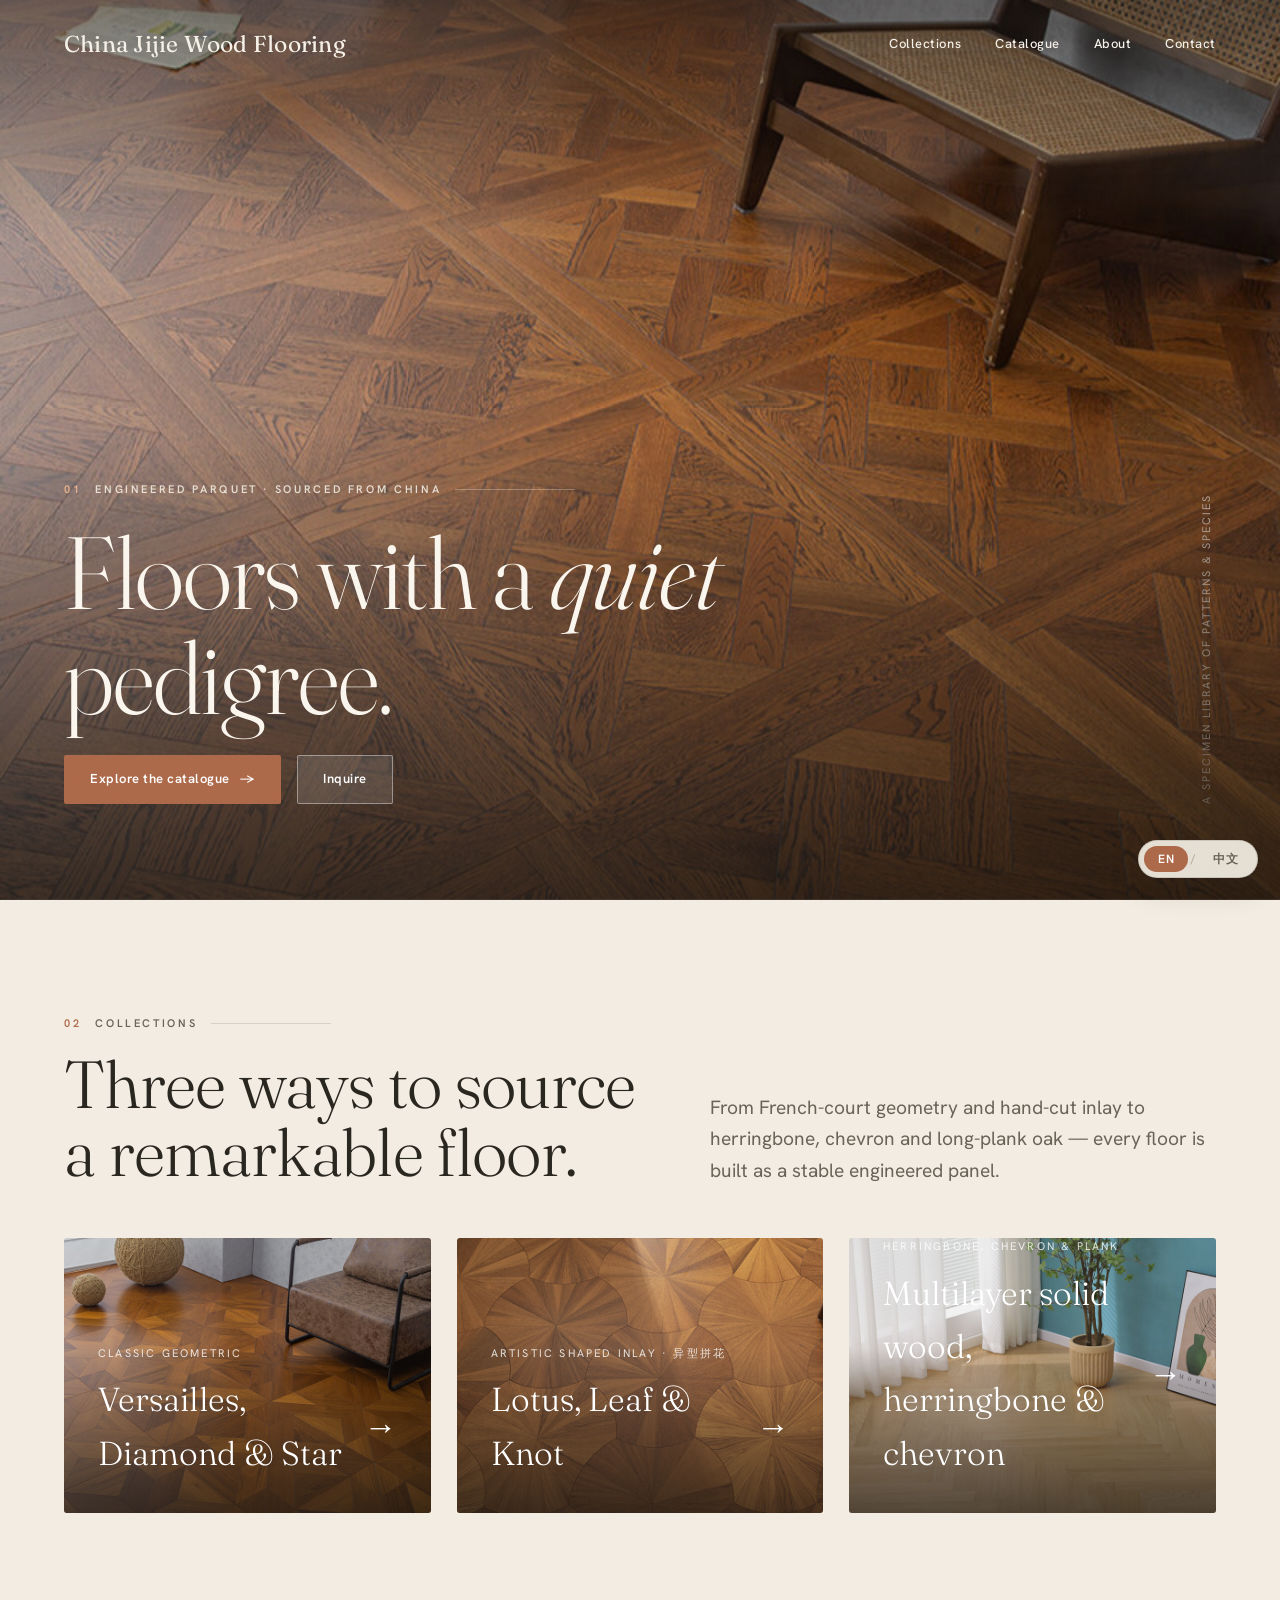
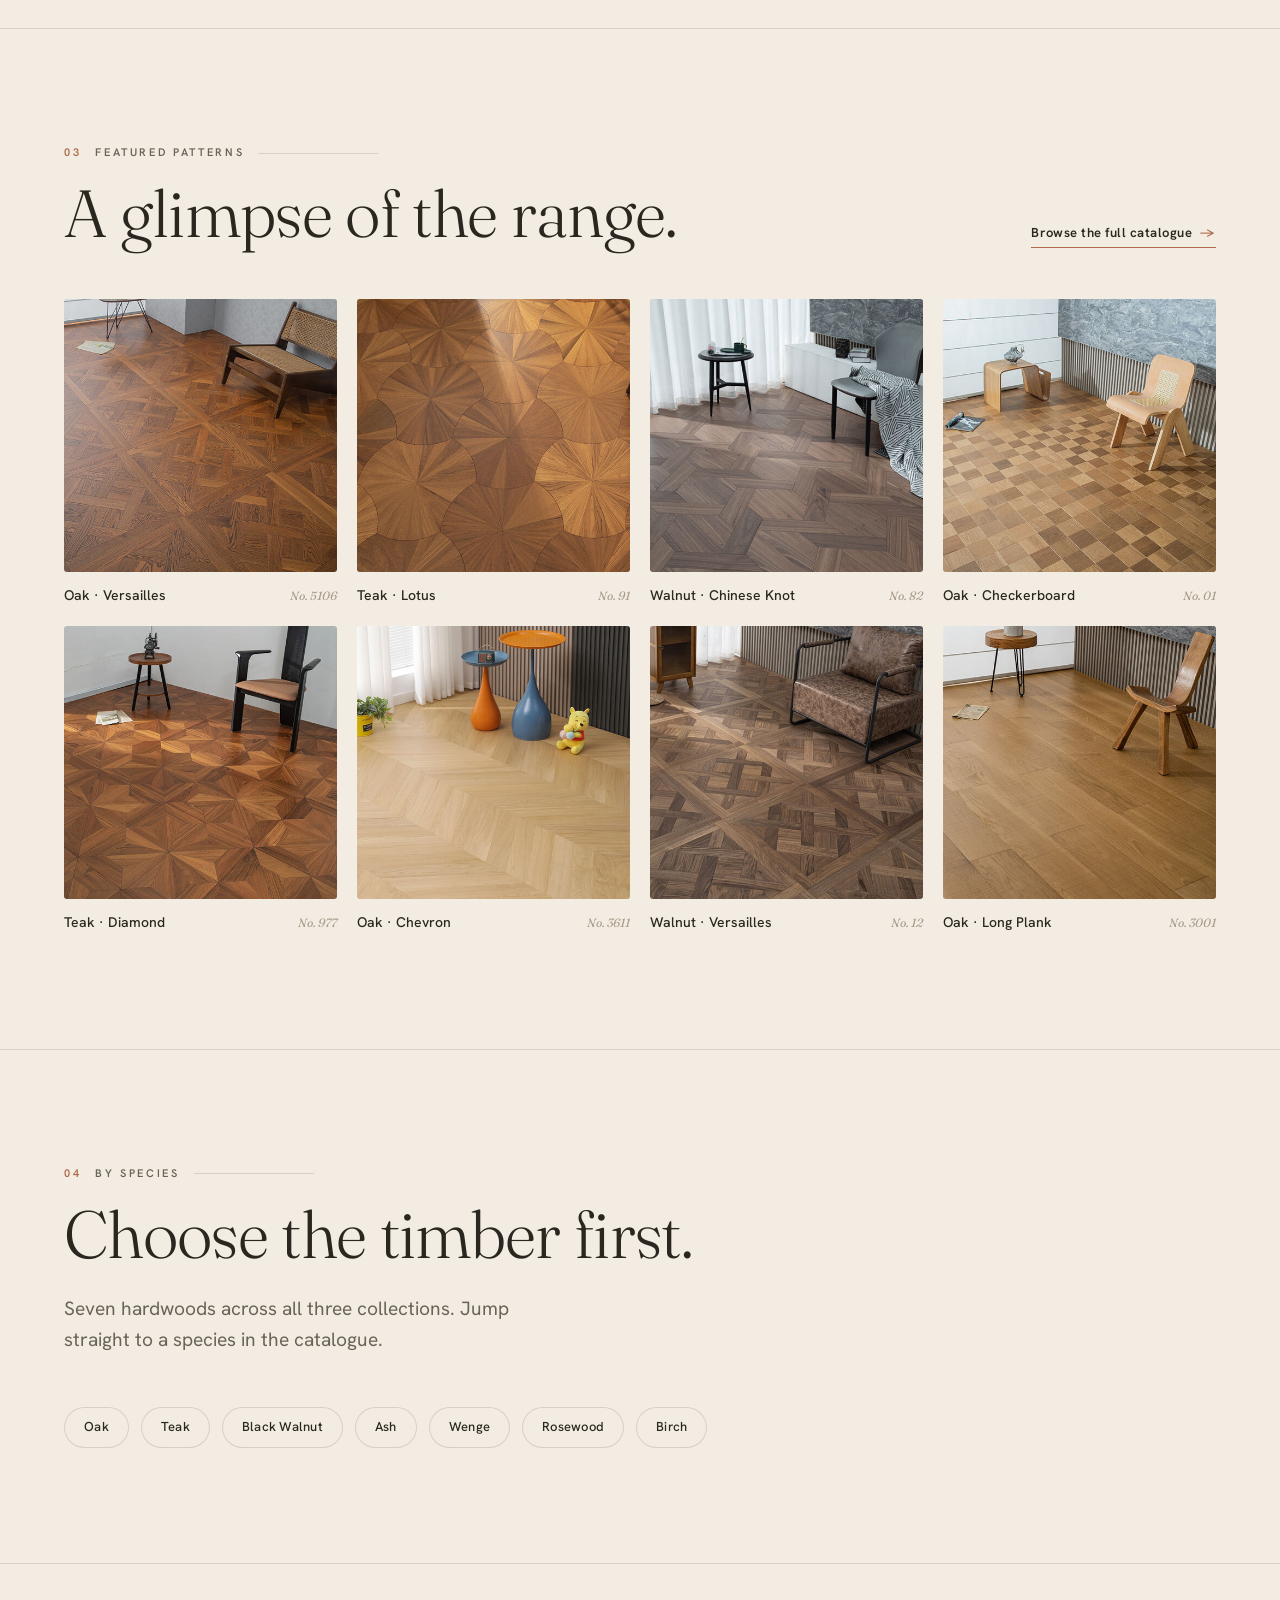
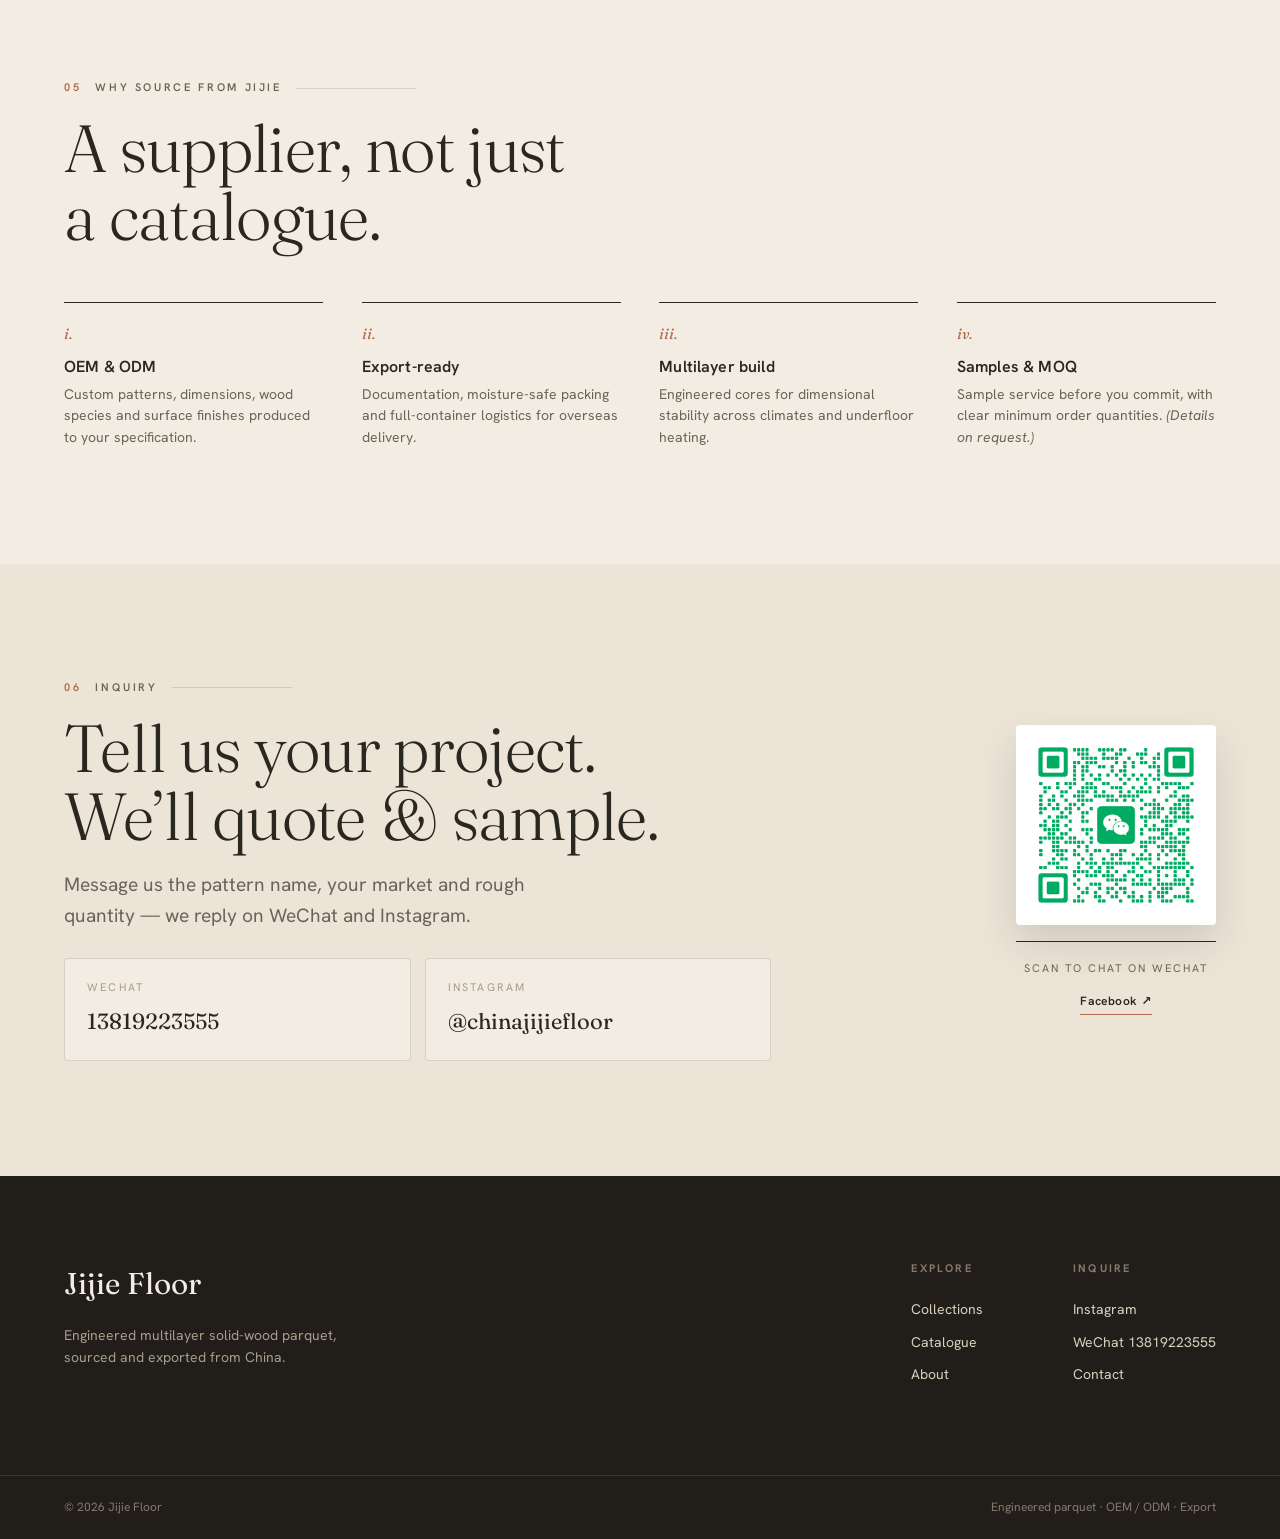
<file: index.html>
<!DOCTYPE html>
<html lang="en">
<head>
<meta charset="UTF-8">
<meta name="viewport" content="width=device-width, initial-scale=1">
<title data-i18n="title.home">Jijie Floor — Engineered Parquet Flooring, Sourced from China</title>
<meta name="description" content="Jijie Floor supplies engineered multilayer solid-wood parquet flooring — Versailles, Princess Anne, Lotus, Chinese Knot and more — to importers, distributors and the design trade worldwide.">
<link rel="preconnect" href="https://fonts.googleapis.com">
<link rel="preconnect" href="https://fonts.gstatic.com" crossorigin>
<link href="https://fonts.googleapis.com/css2?family=Fraunces:ital,opsz,wght@0,9..144,300;0,9..144,400;0,9..144,500;1,9..144,300;1,9..144,400&family=Hanken+Grotesk:wght@300;400;500;600&display=swap" rel="stylesheet">
<link rel="stylesheet" href="assets/css/styles.css">
</head>
<body class="home">

<header class="site-head over-hero">
  <a class="wordmark" href="index.html" data-i18n>China Jijie Wood Flooring</a>
  <nav class="nav" aria-label="Primary">
    <a href="collections.html" data-i18n>Collections</a>
    <a href="catalogue.html" data-i18n>Catalogue</a>
    <a href="about.html" data-i18n>About</a>
    <a href="contact.html" data-i18n>Contact</a>
  </nav>
  <button class="nav-toggle" aria-label="Toggle menu"><span></span><span></span><span></span></button>
</header>

<!-- HERO -->
<section class="hero">
  <div class="hero__bg" style="background-image:url('assets/img/detail/oak-versailles-5106.jpg')"></div>
  <div class="hero__inner stagger">
    <p class="eyebrow"><span class="idx">01</span> <span data-i18n="hero.eyebrow">Engineered Parquet · Sourced from China</span></p>
    <h1 class="d1" data-i18n="hero.h1">Floors with a&nbsp;<em>quiet</em> pedigree.</h1>
    <div class="hero__actions">
      <a class="btn" href="catalogue.html"><span data-i18n="hero.cta1">Explore the catalogue</span> <span class="arr">→</span></a>
      <a class="btn btn--light" href="contact.html" data-i18n>Inquire</a>
    </div>
  </div>
  <div class="hero__meta" data-i18n="hero.meta">A specimen library of patterns &amp; species</div>
</section>

<!-- 02 COLLECTIONS -->
<section class="section container" id="collections">
  <div class="section-head reveal">
    <div>
      <p class="eyebrow"><span class="idx">02</span> <span data-i18n>Collections</span></p>
      <h2 class="title d2" data-i18n="home.coll.h2">Three ways to source<br>a remarkable floor.</h2>
    </div>
    <p class="big lede" data-i18n="home.coll.lede">From French-court geometry and hand-cut inlay to herringbone, chevron and long-plank oak — every floor is built as a stable engineered panel.</p>
  </div>
  <div class="tiles reveal">
    <a class="tile" href="catalogue.html#collection=geometric">
      <img src="assets/img/detail/teak-octagon-star-66.jpg" alt="Classic geometric parquet">
      <div class="tile__body">
        <span class="k" data-i18n>Classic Geometric</span>
        <span class="t"><span data-i18n>Versailles, Diamond &amp; Star</span> <span class="arr">→</span></span>
      </div>
    </a>
    <a class="tile" href="catalogue.html#collection=artistic">
      <img src="assets/img/detail/teak-lotus-91.jpg" alt="Artistic shaped inlay parquet">
      <div class="tile__body">
        <span class="k" data-i18n>Artistic Shaped Inlay · 异型拼花</span>
        <span class="t"><span data-i18n>Lotus, Leaf &amp; Knot</span> <span class="arr">→</span></span>
      </div>
    </a>
    <a class="tile" href="catalogue.html#collection=plank">
      <img src="assets/img/detail/oak-herringbone-3311.jpg" alt="Oak herringbone, chevron and plank flooring">
      <div class="tile__body">
        <span class="k" data-i18n>Herringbone, Chevron &amp; Plank</span>
        <span class="t"><span data-i18n>Multilayer solid wood, herringbone &amp; chevron</span> <span class="arr">→</span></span>
      </div>
    </a>
  </div>
</section>

<!-- 03 FEATURED -->
<section class="section section--line container">
  <div class="section-head reveal">
    <div>
      <p class="eyebrow"><span class="idx">03</span> <span data-i18n>Featured patterns</span></p>
      <h2 class="title d2" data-i18n="home.feat.h2">A glimpse of the range.</h2>
    </div>
    <a class="link-arrow" href="catalogue.html"><span data-i18n="home.feat.browse">Browse the full catalogue</span> <span class="arr">→</span></a>
  </div>
  <div class="fgrid reveal">
    <a class="fcard" href="catalogue.html#p=oak-versailles-5106"><div class="fcard__img"><img loading="lazy" src="assets/img/grid/oak-versailles-5106.jpg" alt="Oak Versailles parquet"></div><div class="fcard__cap"><span class="n" data-i18n>Oak · Versailles</span><span class="c">No. 5106</span></div></a>
    <a class="fcard" href="catalogue.html#p=teak-lotus-91"><div class="fcard__img"><img loading="lazy" src="assets/img/grid/teak-lotus-91.jpg" alt="Teak Lotus parquet"></div><div class="fcard__cap"><span class="n" data-i18n>Teak · Lotus</span><span class="c">No. 91</span></div></a>
    <a class="fcard" href="catalogue.html#p=black-walnut-chinese-knot-82"><div class="fcard__img"><img loading="lazy" src="assets/img/grid/black-walnut-chinese-knot-82.jpg" alt="Black Walnut Chinese Knot parquet"></div><div class="fcard__cap"><span class="n" data-i18n>Walnut · Chinese Knot</span><span class="c">No. 82</span></div></a>
    <a class="fcard" href="catalogue.html#p=oak-checkerboard-01"><div class="fcard__img"><img loading="lazy" src="assets/img/grid/oak-checkerboard-01.jpg" alt="Oak Checkerboard parquet"></div><div class="fcard__cap"><span class="n" data-i18n>Oak · Checkerboard</span><span class="c">No. 01</span></div></a>
    <a class="fcard" href="catalogue.html#p=teak-diamond-977"><div class="fcard__img"><img loading="lazy" src="assets/img/grid/teak-diamond-977.jpg" alt="Teak Diamond parquet"></div><div class="fcard__cap"><span class="n" data-i18n>Teak · Diamond</span><span class="c">No. 977</span></div></a>
    <a class="fcard" href="catalogue.html#p=oak-chevron-3611"><div class="fcard__img"><img loading="lazy" src="assets/img/grid/oak-chevron-3611.jpg" alt="Oak chevron flooring"></div><div class="fcard__cap"><span class="n" data-i18n>Oak · Chevron</span><span class="c">No. 3611</span></div></a>
    <a class="fcard" href="catalogue.html#p=black-walnut-versailles-12"><div class="fcard__img"><img loading="lazy" src="assets/img/grid/black-walnut-versailles-12.jpg" alt="Black Walnut Versailles parquet"></div><div class="fcard__cap"><span class="n" data-i18n>Walnut · Versailles</span><span class="c">No. 12</span></div></a>
    <a class="fcard" href="catalogue.html#p=oak-long-plank-3001"><div class="fcard__img"><img loading="lazy" src="assets/img/grid/oak-long-plank-3001.jpg" alt="Oak long plank flooring"></div><div class="fcard__cap"><span class="n" data-i18n>Oak · Long Plank</span><span class="c">No. 3001</span></div></a>
  </div>
</section>

<!-- 04 BY SPECIES -->
<section class="section section--line container">
  <div class="section-head reveal">
    <div>
      <p class="eyebrow"><span class="idx">04</span> <span data-i18n>By species</span></p>
      <h2 class="title d2" data-i18n="home.species.h2">Choose the timber first.</h2>
    </div>
    <p class="big lede" data-i18n="home.species.lede">Seven hardwoods across all three collections. Jump straight to a species in the catalogue.</p>
  </div>
  <div class="chips reveal">
    <a class="chip" href="catalogue.html#species=Oak" data-i18n>Oak</a>
    <a class="chip" href="catalogue.html#species=Teak" data-i18n>Teak</a>
    <a class="chip" href="catalogue.html#species=Black Walnut" data-i18n>Black Walnut</a>
    <a class="chip" href="catalogue.html#species=Ash" data-i18n>Ash</a>
    <a class="chip" href="catalogue.html#species=Wenge" data-i18n>Wenge</a>
    <a class="chip" href="catalogue.html#species=Rosewood" data-i18n>Rosewood</a>
    <a class="chip" href="catalogue.html#species=Birch" data-i18n>Birch</a>
  </div>
</section>

<!-- 05 WHY SOURCE -->
<!-- PLACEHOLDER: confirm/replace capability copy with real facts (MOQ, certifications, lead times). -->
<section class="section section--line container">
  <div class="section-head reveal">
    <div>
      <p class="eyebrow"><span class="idx">05</span> <span data-i18n>Why source from Jijie</span></p>
      <h2 class="title d2" data-i18n="home.why.h2">A supplier, not just<br>a catalogue.</h2>
    </div>
  </div>
  <div class="caps reveal">
    <div class="cap"><span class="no">i.</span><h3>OEM &amp; ODM</h3><p data-i18n="home.cap1.d">Custom patterns, dimensions, wood species and surface finishes produced to your specification.</p></div>
    <div class="cap"><span class="no">ii.</span><h3 data-i18n>Export-ready</h3><p data-i18n="home.cap2.d">Documentation, moisture-safe packing and full-container logistics for overseas delivery.</p></div>
    <div class="cap"><span class="no">iii.</span><h3 data-i18n>Multilayer build</h3><p data-i18n="home.cap3.d">Engineered cores for dimensional stability across climates and underfloor heating.</p></div>
    <div class="cap"><span class="no">iv.</span><h3 data-i18n>Samples &amp; MOQ</h3><p data-i18n="home.cap4.d">Sample service before you commit, with clear minimum order quantities. <em>(Details on request.)</em></p></div>
  </div>
</section>

<!-- 06 INQUIRY -->
<section class="section inquiry">
  <div class="container inq-grid reveal">
    <div>
      <p class="eyebrow"><span class="idx">06</span> <span data-i18n>Inquiry</span></p>
      <h2 class="title d2" style="margin-top:18px" data-i18n="home.inq.h2">Tell us your project.<br>We&rsquo;ll quote &amp; sample.</h2>
      <p class="big lede" style="margin-top:18px" data-i18n="home.inq.lede">Message us the pattern name, your market and rough quantity — we reply on WeChat and Instagram.</p>
      <div class="inq-contacts">
        <div class="contact-card"><div class="k" data-i18n>WeChat</div><div class="v">13819223555</div></div>
        <a class="contact-card" href="https://instagram.com/chinajijiefloor" target="_blank" rel="noopener"><div class="k">Instagram</div><div class="v">@chinajijiefloor</div></a>
      </div>
    </div>
    <div class="qr-wrap">
      <!-- PLACEHOLDER: replace assets/img/qr-wechat.png with the real WeChat QR code -->
      <img src="assets/img/qr-wechat.png" alt="WeChat QR code">
      <div class="cap" data-i18n="qr.cap">Scan to chat on WeChat</div>
      <a class="qr-fb" href="https://www.facebook.com/share/1bcd8Hy6Ee/?mibextid=wwXIfr" target="_blank" rel="noopener">Facebook ↗</a>
    </div>
  </div>
</section>

<footer class="foot">
  <div class="container foot__top">
    <div class="foot__brand">
      <div class="wordmark" data-i18n>Jijie Floor</div>
      <p data-i18n="foot.tagline">Engineered multilayer solid-wood parquet, sourced and exported from China.</p>
    </div>
    <div class="foot__cols">
      <div class="foot__col">
        <h4 data-i18n>Explore</h4>
        <a href="collections.html" data-i18n>Collections</a>
        <a href="catalogue.html" data-i18n>Catalogue</a>
        <a href="about.html" data-i18n>About</a>
      </div>
      <div class="foot__col">
        <h4 data-i18n>Inquire</h4>
        <a href="https://instagram.com/chinajijiefloor" target="_blank" rel="noopener">Instagram</a>
        <span data-i18n>WeChat 13819223555</span>
        <a href="contact.html" data-i18n>Contact</a>
      </div>
    </div>
  </div>
  <div class="container foot__bar">
    <span>© <span data-year>2026</span> <span data-i18n>Jijie Floor</span></span>
    <span data-i18n="foot.right">Engineered parquet · OEM / ODM · Export</span>
  </div>
</footer>

<script src="assets/js/i18n.js"></script>
<script src="assets/js/site.js"></script>
</body>
</html>
</file>
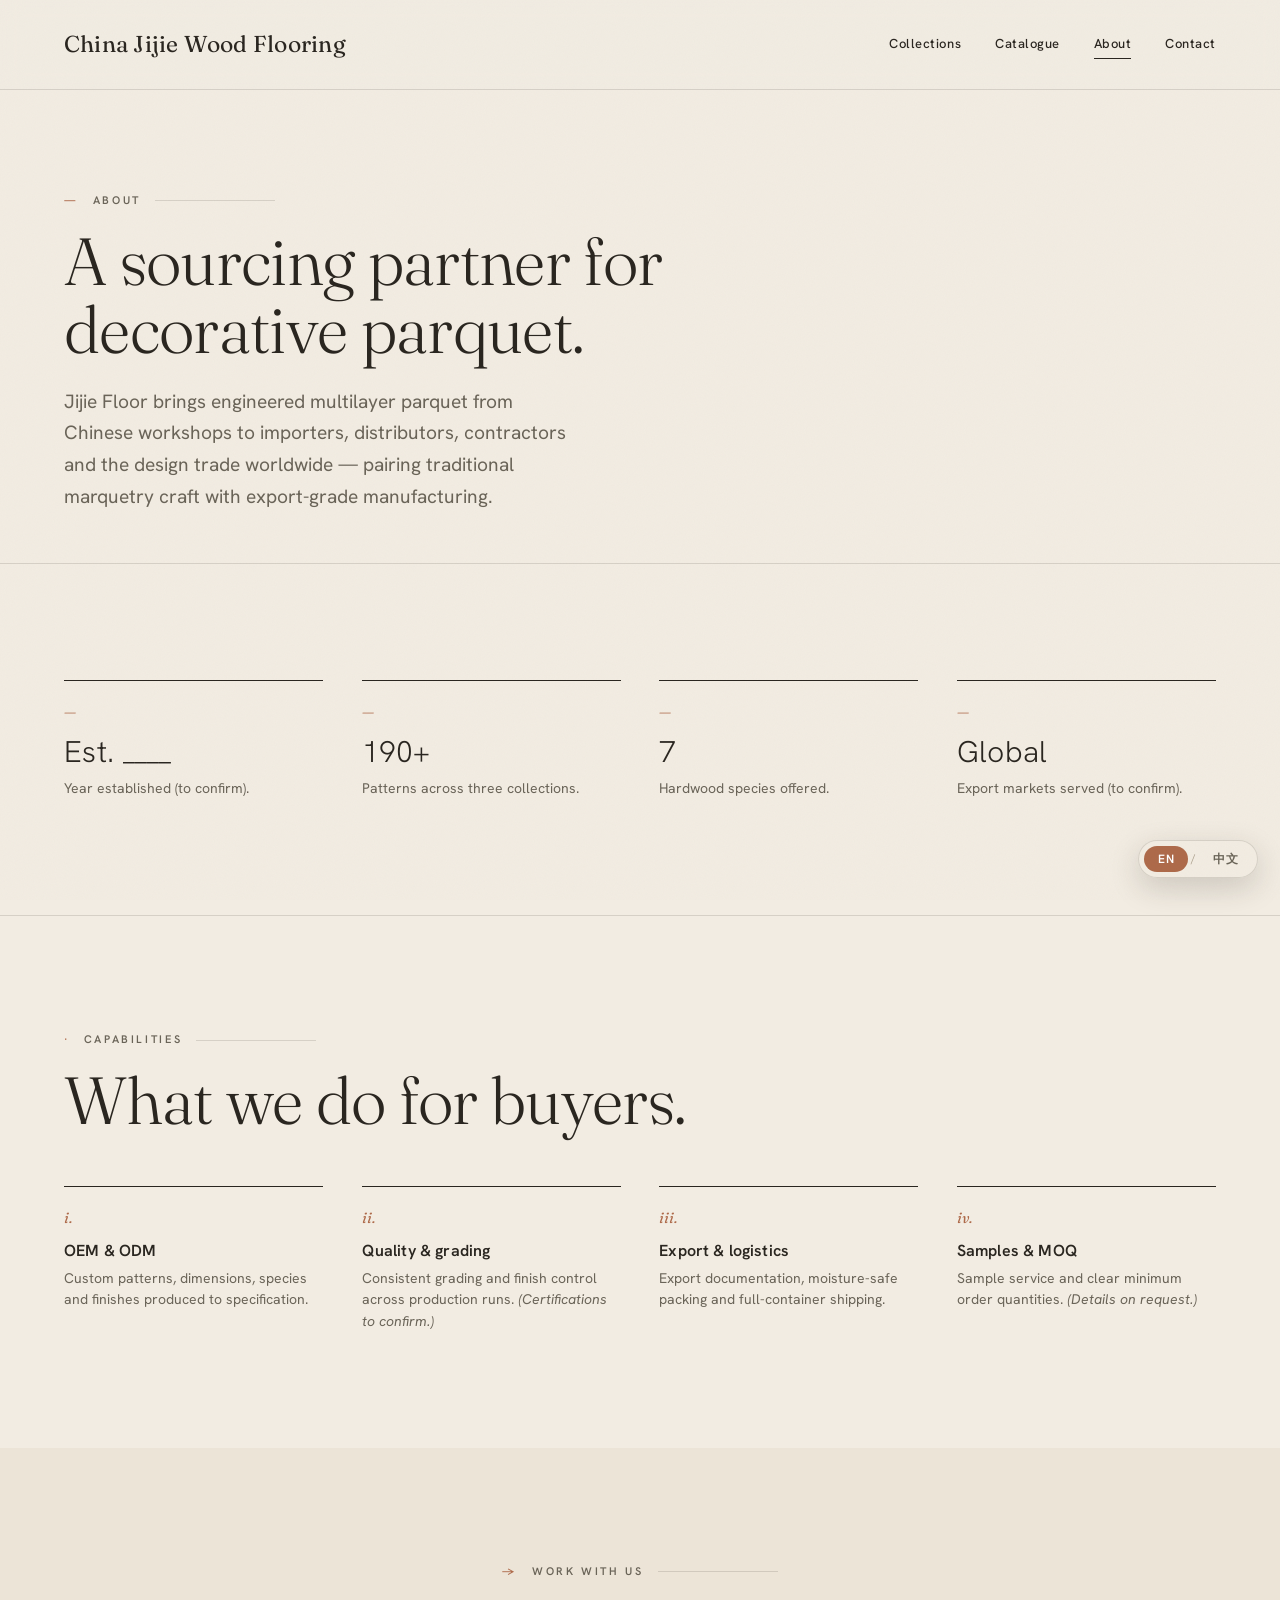
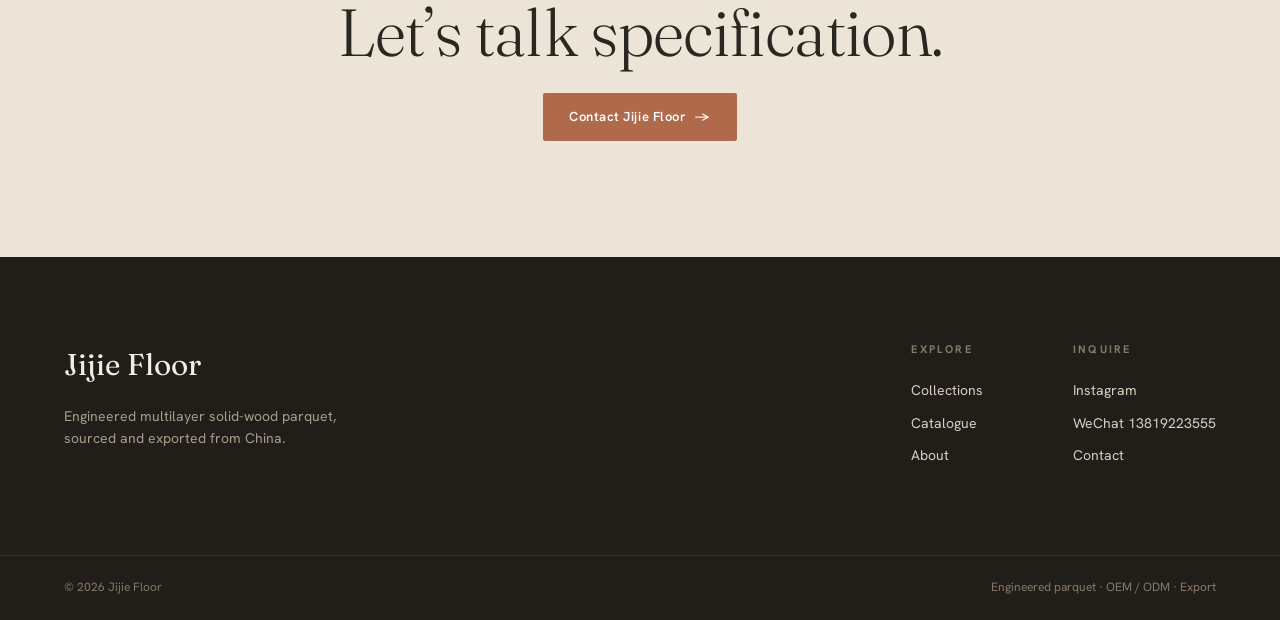
<file: about.html>
<!DOCTYPE html>
<html lang="en">
<head>
<meta charset="UTF-8">
<meta name="viewport" content="width=device-width, initial-scale=1">
<title data-i18n="title.about">About — Jijie Floor</title>
<meta name="description" content="Jijie Floor is a China-based supplier of engineered multilayer parquet flooring for importers, distributors and the design trade.">
<link rel="preconnect" href="https://fonts.googleapis.com">
<link rel="preconnect" href="https://fonts.gstatic.com" crossorigin>
<link href="https://fonts.googleapis.com/css2?family=Fraunces:ital,opsz,wght@0,9..144,300;0,9..144,400;0,9..144,500;1,9..144,300;1,9..144,400&family=Hanken+Grotesk:wght@300;400;500;600&display=swap" rel="stylesheet">
<link rel="stylesheet" href="assets/css/styles.css">
</head>
<body>

<header class="site-head solid">
  <a class="wordmark" href="index.html" data-i18n>China Jijie Wood Flooring</a>
  <nav class="nav" aria-label="Primary">
    <a href="collections.html" data-i18n>Collections</a>
    <a href="catalogue.html" data-i18n>Catalogue</a>
    <a href="about.html" class="active" data-i18n>About</a>
    <a href="contact.html" data-i18n>Contact</a>
  </nav>
  <button class="nav-toggle" aria-label="Toggle menu"><span></span><span></span><span></span></button>
</header>

<section class="page-head container">
  <p class="eyebrow"><span class="idx">—</span> <span data-i18n>About</span></p>
  <!-- PLACEHOLDER: replace the story copy below with the real company background. -->
  <h1 class="title d2" data-i18n="ab.h1">A sourcing partner for<br>decorative parquet.</h1>
  <p class="lede big" data-i18n="ab.lede">Jijie Floor brings engineered multilayer parquet from Chinese workshops to importers, distributors, contractors and the design trade worldwide — pairing traditional marquetry craft with export-grade manufacturing.</p>
</section>

<!-- PLACEHOLDER: confirm these figures (year established, range, markets) before publishing. -->
<section class="section section--line container">
  <div class="caps reveal">
    <div class="cap"><span class="no">—</span><h3 class="serif" style="font-weight:300;font-size:30px">Est. ____</h3><p data-i18n="ab.stat1.d">Year established (to confirm).</p></div>
    <div class="cap"><span class="no">—</span><h3 class="serif" style="font-weight:300;font-size:30px">190+</h3><p data-i18n="ab.stat2.d">Patterns across three collections.</p></div>
    <div class="cap"><span class="no">—</span><h3 class="serif" style="font-weight:300;font-size:30px">7</h3><p data-i18n="ab.stat3.d">Hardwood species offered.</p></div>
    <div class="cap"><span class="no">—</span><h3 class="serif" style="font-weight:300;font-size:30px" data-i18n>Global</h3><p data-i18n="ab.stat4.d">Export markets served (to confirm).</p></div>
  </div>
</section>

<section class="section section--line container">
  <div class="section-head reveal">
    <div>
      <p class="eyebrow"><span class="idx">·</span> <span data-i18n>Capabilities</span></p>
      <h2 class="title d2" data-i18n="ab.cap.h2">What we do for buyers.</h2>
    </div>
  </div>
  <!-- PLACEHOLDER: replace with real capability details (MOQ, certifications, lead times, finishes). -->
  <div class="caps reveal">
    <div class="cap"><span class="no">i.</span><h3>OEM &amp; ODM</h3><p data-i18n="ab.cap1.d">Custom patterns, dimensions, species and finishes produced to specification.</p></div>
    <div class="cap"><span class="no">ii.</span><h3 data-i18n>Quality &amp; grading</h3><p data-i18n="ab.cap2.d">Consistent grading and finish control across production runs. <em>(Certifications to confirm.)</em></p></div>
    <div class="cap"><span class="no">iii.</span><h3 data-i18n>Export &amp; logistics</h3><p data-i18n="ab.cap3.d">Export documentation, moisture-safe packing and full-container shipping.</p></div>
    <div class="cap"><span class="no">iv.</span><h3 data-i18n>Samples &amp; MOQ</h3><p data-i18n="ab.cap4.d">Sample service and clear minimum order quantities. <em>(Details on request.)</em></p></div>
  </div>
</section>

<section class="section inquiry">
  <div class="container reveal" style="text-align:center">
    <p class="eyebrow" style="justify-content:center"><span class="idx">→</span> <span data-i18n>Work with us</span></p>
    <h2 class="title d2" style="margin:18px 0 26px" data-i18n="ab.next.h2">Let&rsquo;s talk specification.</h2>
    <a class="btn" href="contact.html"><span data-i18n>Contact Jijie Floor</span> <span class="arr">→</span></a>
  </div>
</section>

<footer class="foot">
  <div class="container foot__top">
    <div class="foot__brand">
      <div class="wordmark" data-i18n>Jijie Floor</div>
      <p data-i18n="foot.tagline">Engineered multilayer solid-wood parquet, sourced and exported from China.</p>
    </div>
    <div class="foot__cols">
      <div class="foot__col">
        <h4 data-i18n>Explore</h4>
        <a href="collections.html" data-i18n>Collections</a>
        <a href="catalogue.html" data-i18n>Catalogue</a>
        <a href="about.html" data-i18n>About</a>
      </div>
      <div class="foot__col">
        <h4 data-i18n>Inquire</h4>
        <a href="https://instagram.com/chinajijiefloor" target="_blank" rel="noopener">Instagram</a>
        <span data-i18n>WeChat 13819223555</span>
        <a href="contact.html" data-i18n>Contact</a>
      </div>
    </div>
  </div>
  <div class="container foot__bar">
    <span>© <span data-year>2026</span> <span data-i18n>Jijie Floor</span></span>
    <span data-i18n="foot.right">Engineered parquet · OEM / ODM · Export</span>
  </div>
</footer>

<script src="assets/js/i18n.js"></script>
<script src="assets/js/site.js"></script>
</body>
</html>
</file>
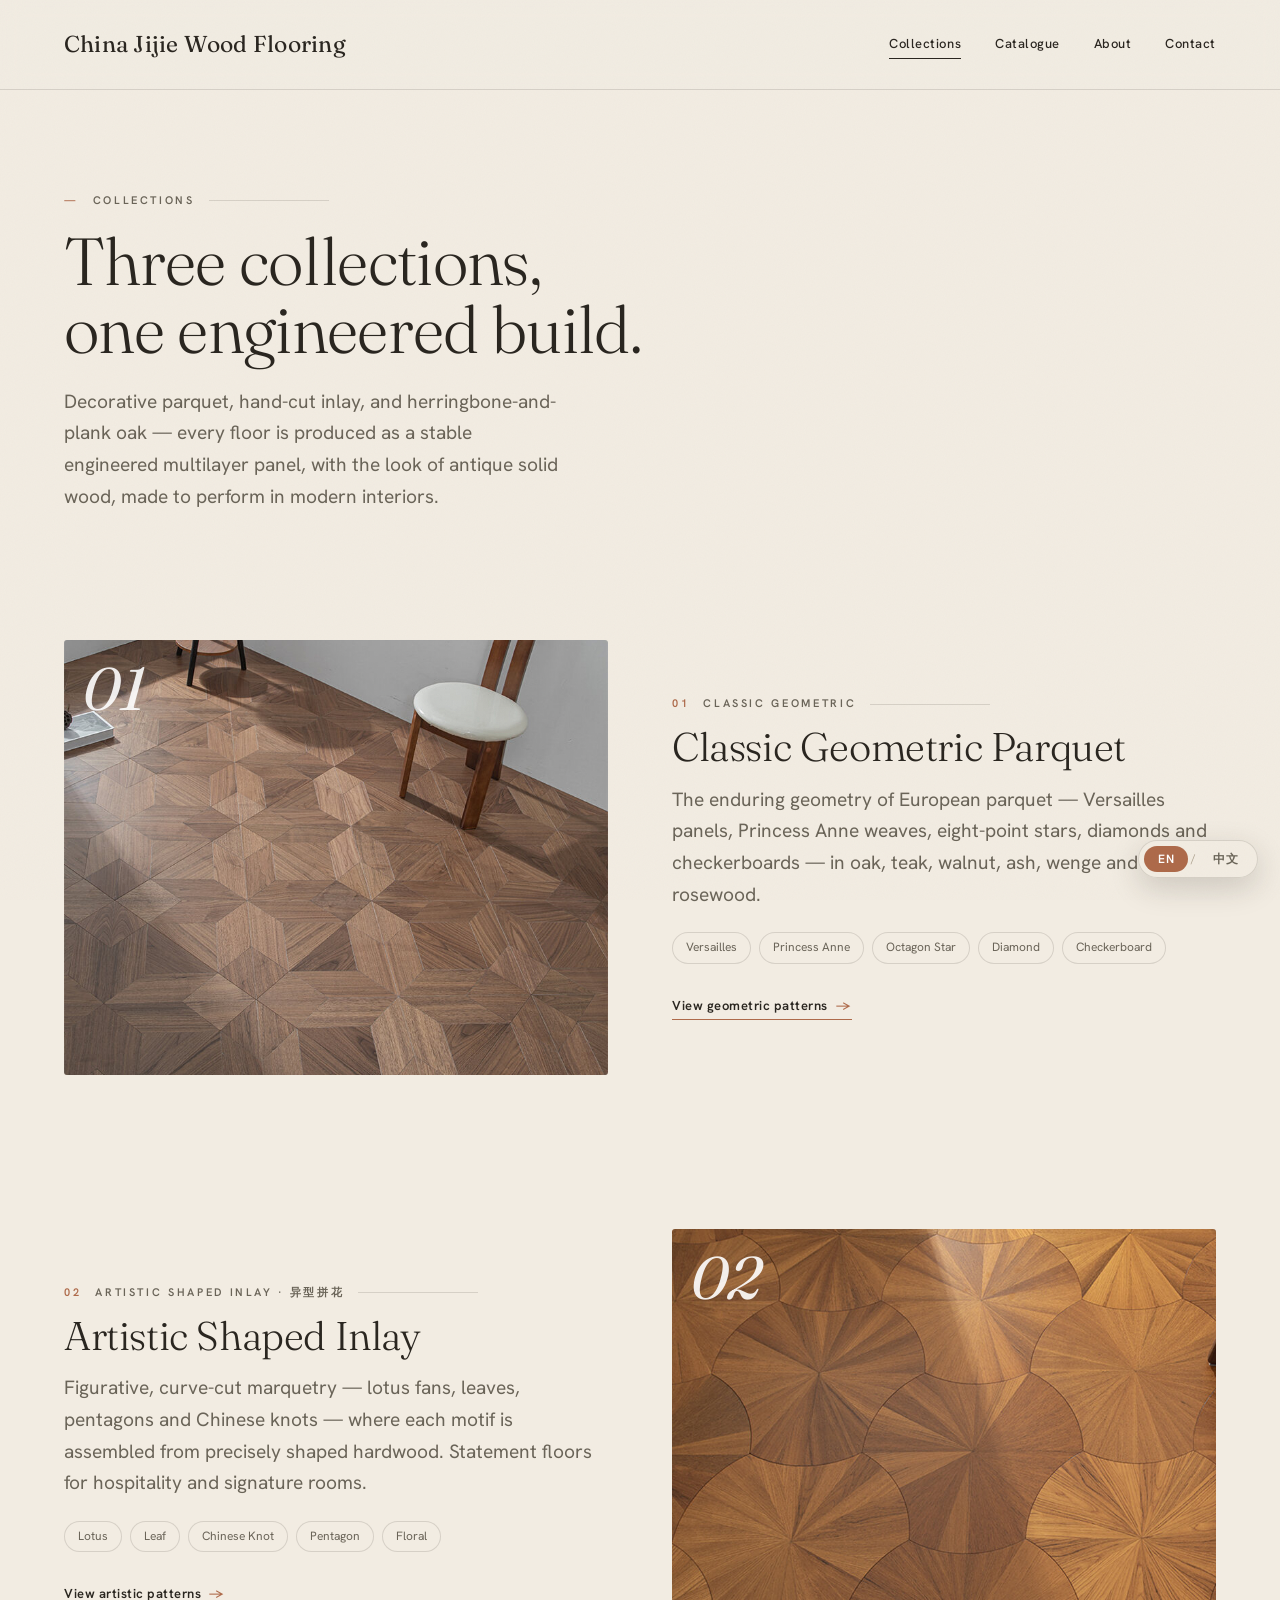
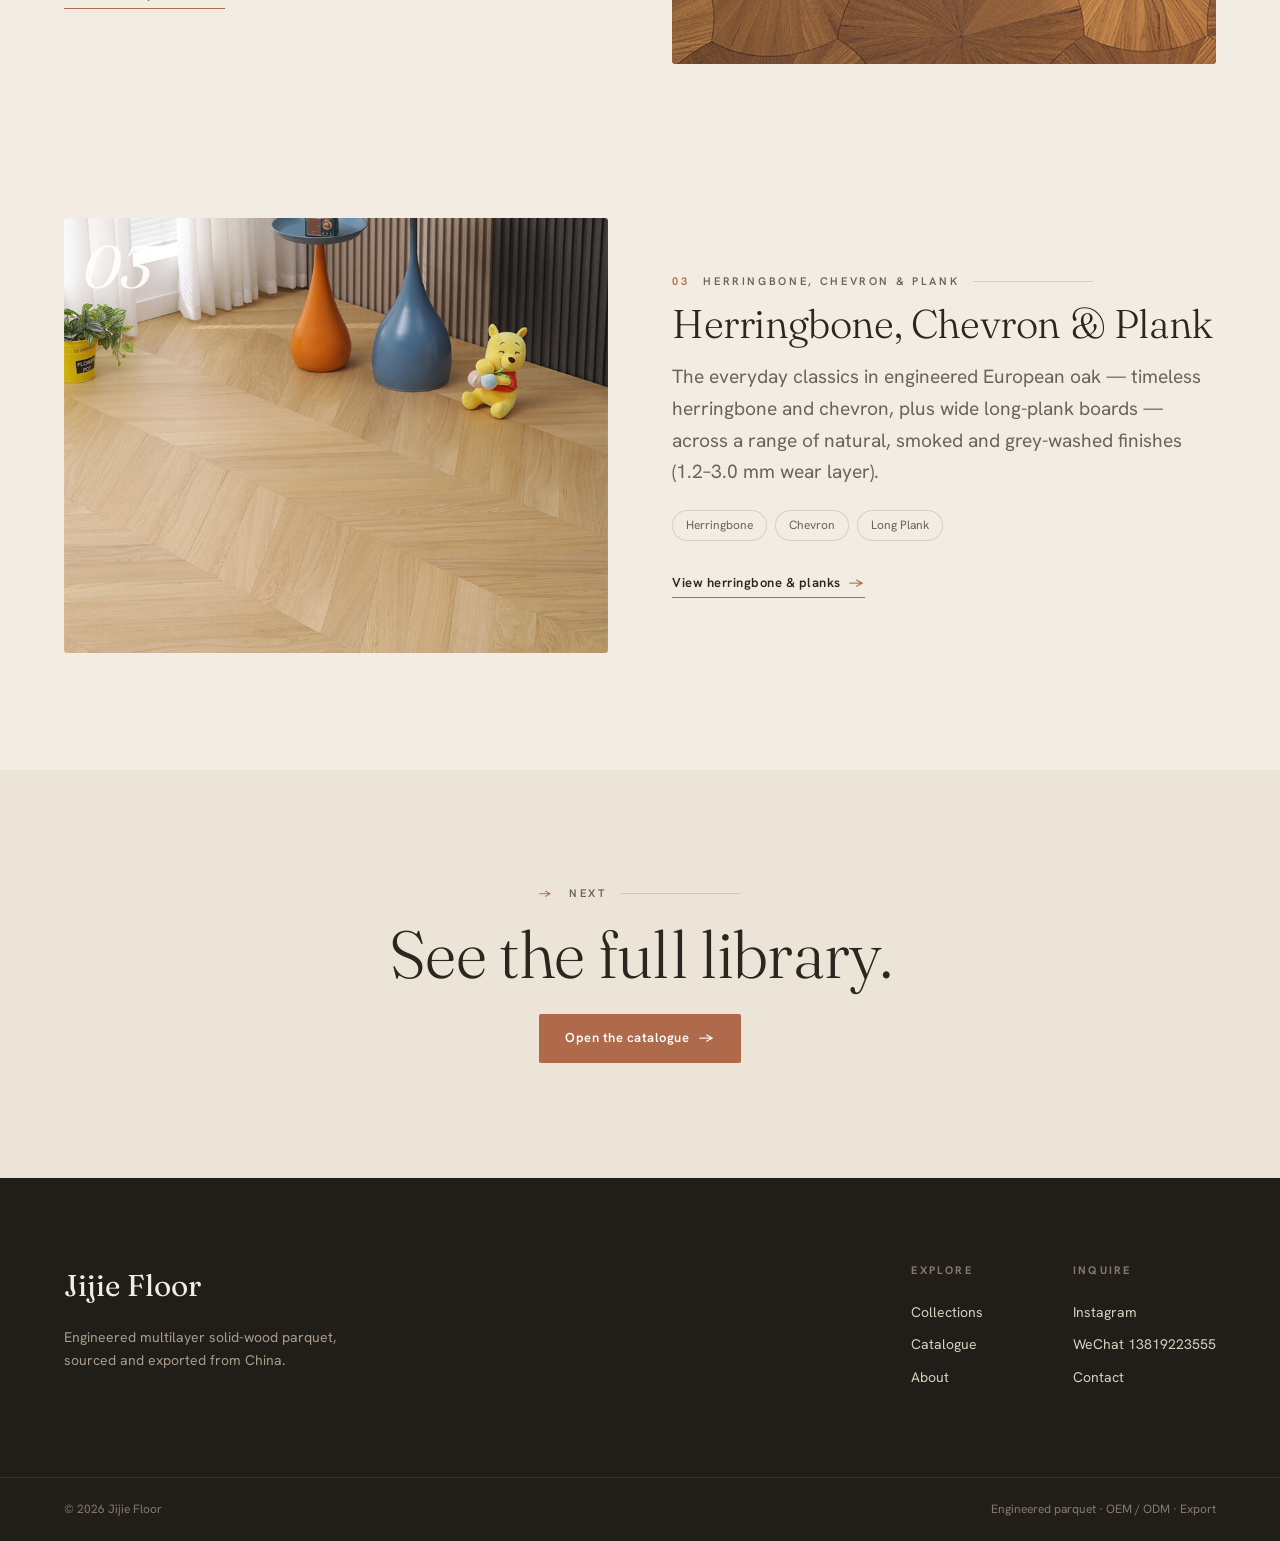
<file: collections.html>
<!DOCTYPE html>
<html lang="en">
<head>
<meta charset="UTF-8">
<meta name="viewport" content="width=device-width, initial-scale=1">
<title data-i18n="title.col">Collections — Jijie Floor</title>
<meta name="description" content="Three collections of engineered flooring from Jijie Floor: Classic Geometric Parquet, Artistic Shaped Inlay (异型拼花), and Herringbone, Chevron & Plank.">
<link rel="preconnect" href="https://fonts.googleapis.com">
<link rel="preconnect" href="https://fonts.gstatic.com" crossorigin>
<link href="https://fonts.googleapis.com/css2?family=Fraunces:ital,opsz,wght@0,9..144,300;0,9..144,400;0,9..144,500;1,9..144,300;1,9..144,400&family=Hanken+Grotesk:wght@300;400;500;600&display=swap" rel="stylesheet">
<link rel="stylesheet" href="assets/css/styles.css">
</head>
<body>

<header class="site-head solid">
  <a class="wordmark" href="index.html" data-i18n>China Jijie Wood Flooring</a>
  <nav class="nav" aria-label="Primary">
    <a href="collections.html" class="active" data-i18n>Collections</a>
    <a href="catalogue.html" data-i18n>Catalogue</a>
    <a href="about.html" data-i18n>About</a>
    <a href="contact.html" data-i18n>Contact</a>
  </nav>
  <button class="nav-toggle" aria-label="Toggle menu"><span></span><span></span><span></span></button>
</header>

<section class="page-head container">
  <p class="eyebrow"><span class="idx">—</span> <span data-i18n>Collections</span></p>
  <h1 class="title d2" data-i18n="col.h1">Three collections,<br>one engineered build.</h1>
  <p class="lede big" data-i18n="col.lede">Decorative parquet, hand-cut inlay, and herringbone-and-plank oak — every floor is produced as a stable engineered multilayer panel, with the look of antique solid wood, made to perform in modern interiors.</p>
</section>

<section class="container">

  <article class="coll reveal">
    <div class="coll__media">
      <img src="assets/img/detail/black-walnut-octagon-star-978.jpg" alt="Classic geometric parquet in black walnut">
      <span class="tagno">01</span>
    </div>
    <div class="coll__body">
      <p class="eyebrow"><span class="idx">01</span> <span data-i18n>Classic Geometric</span></p>
      <h2 class="title d3" style="margin-top:14px" data-i18n>Classic Geometric Parquet</h2>
      <p class="big" style="margin-top:16px" data-i18n="col.a1.p">The enduring geometry of European parquet — Versailles panels, Princess Anne weaves, eight-point stars, diamonds and checkerboards — in oak, teak, walnut, ash, wenge and rosewood.</p>
      <div class="families">
        <span data-i18n>Versailles</span><span data-i18n>Princess Anne</span><span data-i18n>Octagon Star</span><span data-i18n>Diamond</span><span data-i18n>Checkerboard</span>
      </div>
      <a class="link-arrow" href="catalogue.html#collection=geometric"><span data-i18n>View geometric patterns</span> <span class="arr">→</span></a>
    </div>
  </article>

  <article class="coll reveal">
    <div class="coll__media">
      <img src="assets/img/detail/teak-lotus-91.jpg" alt="Artistic shaped inlay parquet in teak">
      <span class="tagno">02</span>
    </div>
    <div class="coll__body">
      <p class="eyebrow"><span class="idx">02</span> <span data-i18n>Artistic Shaped Inlay · 异型拼花</span></p>
      <h2 class="title d3" style="margin-top:14px" data-i18n>Artistic Shaped Inlay</h2>
      <p class="big" style="margin-top:16px" data-i18n="col.a2.p">Figurative, curve-cut marquetry — lotus fans, leaves, pentagons and Chinese knots — where each motif is assembled from precisely shaped hardwood. Statement floors for hospitality and signature rooms.</p>
      <div class="families">
        <span data-i18n>Lotus</span><span data-i18n>Leaf</span><span data-i18n>Chinese Knot</span><span data-i18n>Pentagon</span><span data-i18n>Floral</span>
      </div>
      <a class="link-arrow" href="catalogue.html#collection=artistic"><span data-i18n>View artistic patterns</span> <span class="arr">→</span></a>
    </div>
  </article>

  <article class="coll reveal">
    <div class="coll__media">
      <img src="assets/img/detail/oak-chevron-3611.jpg" alt="Herringbone, chevron and plank oak flooring">
      <span class="tagno">03</span>
    </div>
    <div class="coll__body">
      <p class="eyebrow"><span class="idx">03</span> <span data-i18n>Herringbone, Chevron &amp; Plank</span></p>
      <h2 class="title d3" style="margin-top:14px" data-i18n>Herringbone, Chevron &amp; Plank</h2>
      <p class="big" style="margin-top:16px" data-i18n="col.a3.p">The everyday classics in engineered European oak — timeless herringbone and chevron, plus wide long-plank boards — across a range of natural, smoked and grey-washed finishes (1.2&ndash;3.0&nbsp;mm wear layer).</p>
      <div class="families">
        <span data-i18n>Herringbone</span><span data-i18n>Chevron</span><span data-i18n>Long Plank</span>
      </div>
      <a class="link-arrow" href="catalogue.html#collection=plank"><span data-i18n>View herringbone &amp; planks</span> <span class="arr">→</span></a>
    </div>
  </article>

</section>

<section class="section inquiry" style="margin-top:40px">
  <div class="container reveal" style="text-align:center">
    <p class="eyebrow" style="justify-content:center"><span class="idx">→</span> <span data-i18n>Next</span></p>
    <h2 class="title d2" style="margin:18px 0 26px" data-i18n="col.next.h2">See the full library.</h2>
    <a class="btn" href="catalogue.html"><span data-i18n>Open the catalogue</span> <span class="arr">→</span></a>
  </div>
</section>

<footer class="foot">
  <div class="container foot__top">
    <div class="foot__brand">
      <div class="wordmark" data-i18n>Jijie Floor</div>
      <p data-i18n="foot.tagline">Engineered multilayer solid-wood parquet, sourced and exported from China.</p>
    </div>
    <div class="foot__cols">
      <div class="foot__col">
        <h4 data-i18n>Explore</h4>
        <a href="collections.html" data-i18n>Collections</a>
        <a href="catalogue.html" data-i18n>Catalogue</a>
        <a href="about.html" data-i18n>About</a>
      </div>
      <div class="foot__col">
        <h4 data-i18n>Inquire</h4>
        <a href="https://instagram.com/chinajijiefloor" target="_blank" rel="noopener">Instagram</a>
        <span data-i18n>WeChat 13819223555</span>
        <a href="contact.html" data-i18n>Contact</a>
      </div>
    </div>
  </div>
  <div class="container foot__bar">
    <span>© <span data-year>2026</span> <span data-i18n>Jijie Floor</span></span>
    <span data-i18n="foot.right">Engineered parquet · OEM / ODM · Export</span>
  </div>
</footer>

<script src="assets/js/i18n.js"></script>
<script src="assets/js/site.js"></script>
</body>
</html>
</file>
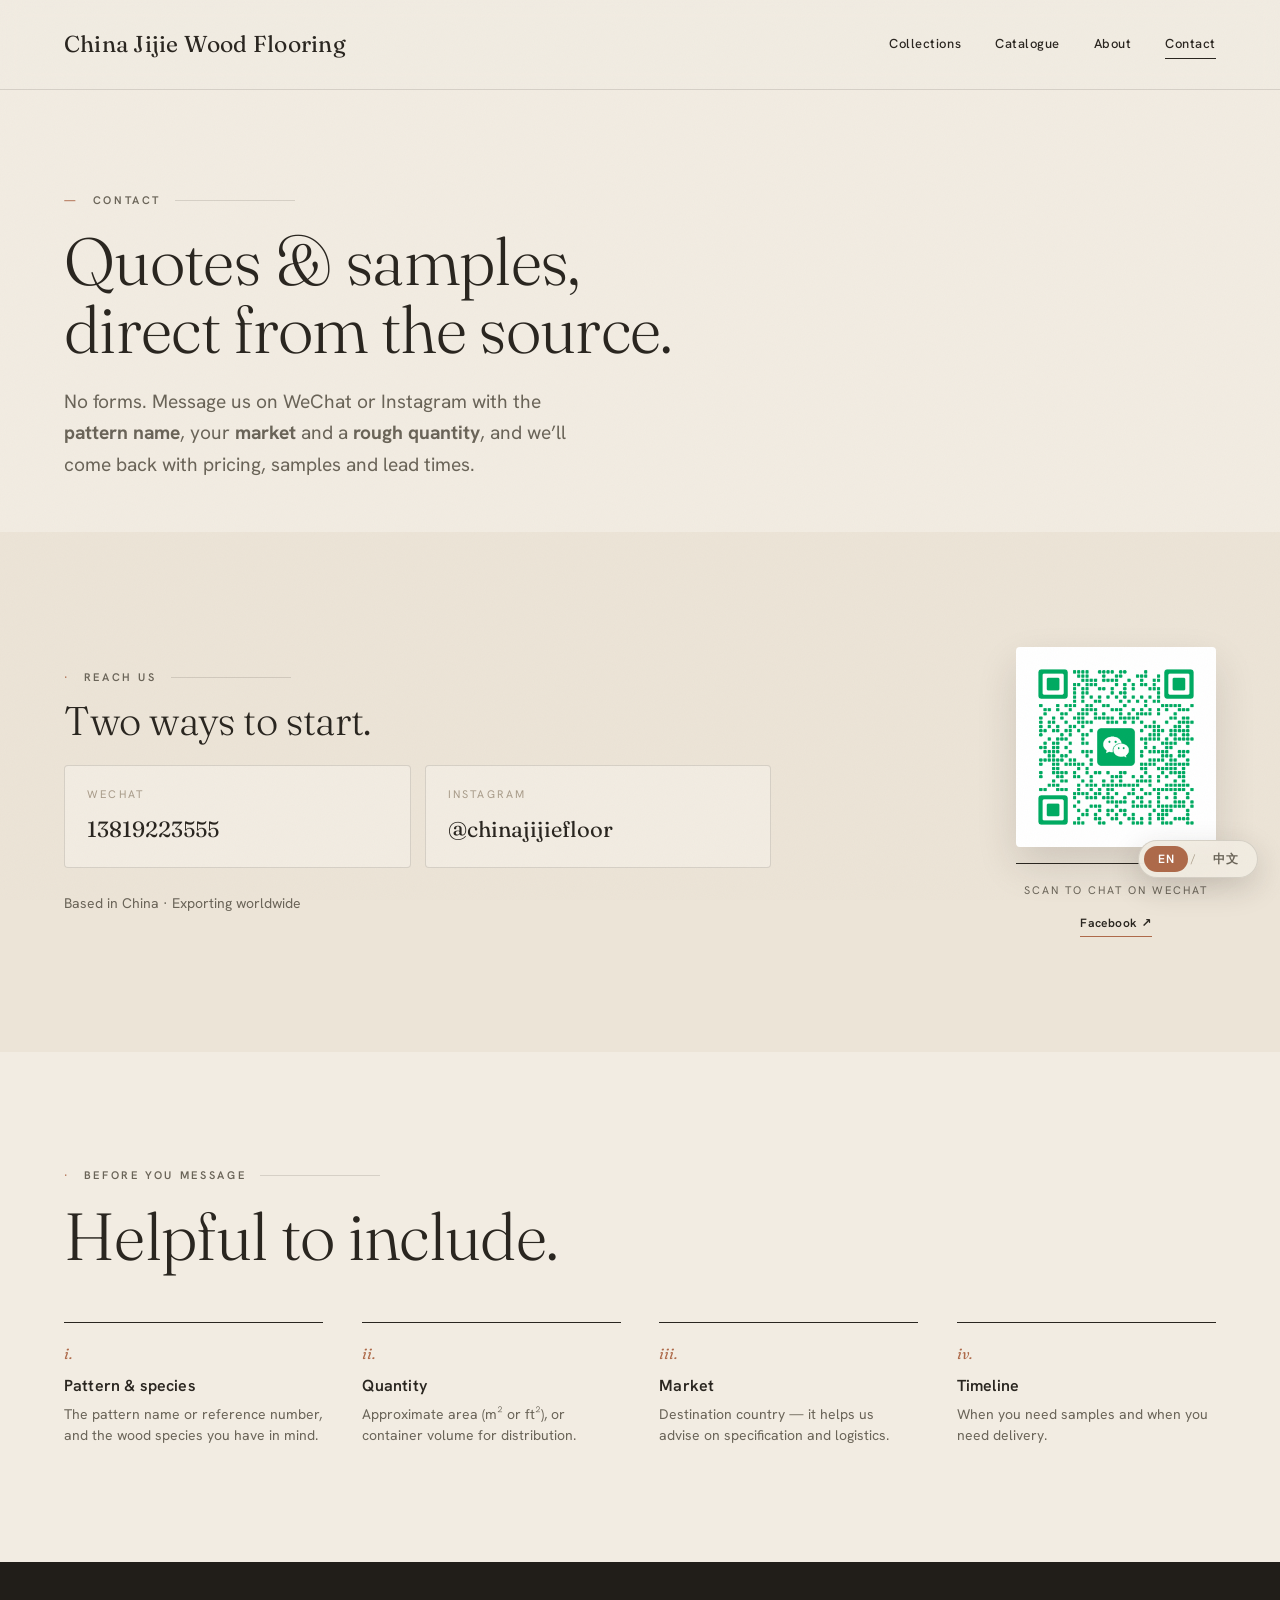
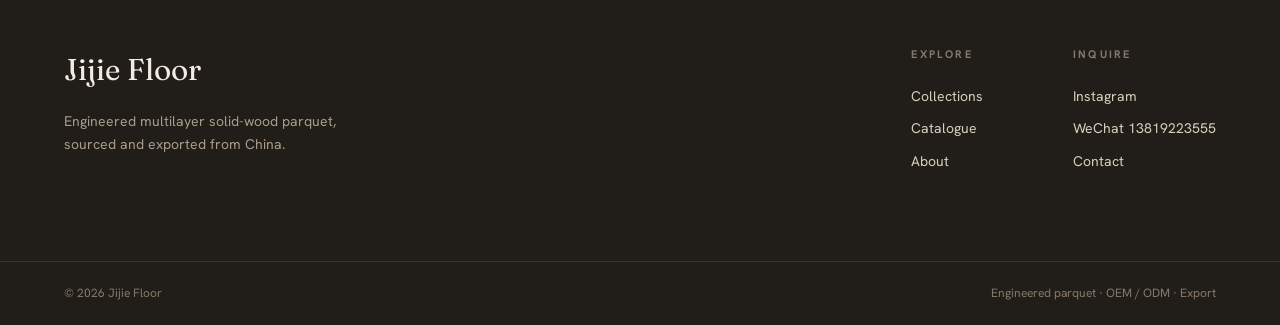
<file: contact.html>
<!DOCTYPE html>
<html lang="en">
<head>
<meta charset="UTF-8">
<meta name="viewport" content="width=device-width, initial-scale=1">
<title data-i18n="title.contact">Contact — Jijie Floor</title>
<meta name="description" content="Inquire with Jijie Floor on WeChat (13819223555) or Instagram (@chinajijiefloor) for engineered parquet flooring quotes and samples.">
<link rel="preconnect" href="https://fonts.googleapis.com">
<link rel="preconnect" href="https://fonts.gstatic.com" crossorigin>
<link href="https://fonts.googleapis.com/css2?family=Fraunces:ital,opsz,wght@0,9..144,300;0,9..144,400;0,9..144,500;1,9..144,300;1,9..144,400&family=Hanken+Grotesk:wght@300;400;500;600&display=swap" rel="stylesheet">
<link rel="stylesheet" href="assets/css/styles.css">
</head>
<body>

<header class="site-head solid">
  <a class="wordmark" href="index.html" data-i18n>China Jijie Wood Flooring</a>
  <nav class="nav" aria-label="Primary">
    <a href="collections.html" data-i18n>Collections</a>
    <a href="catalogue.html" data-i18n>Catalogue</a>
    <a href="about.html" data-i18n>About</a>
    <a href="contact.html" class="active" data-i18n>Contact</a>
  </nav>
  <button class="nav-toggle" aria-label="Toggle menu"><span></span><span></span><span></span></button>
</header>

<section class="page-head container">
  <p class="eyebrow"><span class="idx">—</span> <span data-i18n>Contact</span></p>
  <h1 class="title d2" data-i18n="ct.h1">Quotes &amp; samples,<br>direct from the source.</h1>
  <p class="lede big" data-i18n="ct.lede">No forms. Message us on WeChat or Instagram with the <strong>pattern name</strong>, your <strong>market</strong> and a <strong>rough quantity</strong>, and we&rsquo;ll come back with pricing, samples and lead times.</p>
</section>

<section class="section inquiry" id="wechat">
  <div class="container inq-grid reveal">
    <div>
      <p class="eyebrow"><span class="idx">·</span> <span data-i18n>Reach us</span></p>
      <h2 class="title d3" style="margin:14px 0 6px" data-i18n="ct.reach.h2">Two ways to start.</h2>
      <div class="inq-contacts" style="margin-top:24px">
        <div class="contact-card"><div class="k" data-i18n>WeChat</div><div class="v">13819223555</div></div>
        <a class="contact-card" href="https://instagram.com/chinajijiefloor" target="_blank" rel="noopener"><div class="k">Instagram</div><div class="v">@chinajijiefloor</div></a>
      </div>
      <!-- PLACEHOLDER: add city / region / company address if you want it shown. -->
      <p class="muted" style="margin-top:24px;font-size:14px" data-i18n>Based in China · Exporting worldwide</p>
    </div>
    <div class="qr-wrap">
      <!-- PLACEHOLDER: replace assets/img/qr-wechat.png with the real WeChat QR code -->
      <img src="assets/img/qr-wechat.png" alt="WeChat QR code for Jijie Floor">
      <div class="cap" data-i18n="qr.cap">Scan to chat on WeChat</div>
      <a class="qr-fb" href="https://www.facebook.com/share/1bcd8Hy6Ee/?mibextid=wwXIfr" target="_blank" rel="noopener">Facebook ↗</a>
    </div>
  </div>
</section>

<section class="section container">
  <div class="section-head reveal">
    <div>
      <p class="eyebrow"><span class="idx">·</span> <span data-i18n>Before you message</span></p>
      <h2 class="title d2" data-i18n="ct.before.h2">Helpful to include.</h2>
    </div>
  </div>
  <div class="caps reveal">
    <div class="cap"><span class="no">i.</span><h3 data-i18n>Pattern &amp; species</h3><p data-i18n="ct.cap1.d">The pattern name or reference number, and the wood species you have in mind.</p></div>
    <div class="cap"><span class="no">ii.</span><h3 data-i18n>Quantity</h3><p data-i18n="ct.cap2.d">Approximate area (m² or ft²), or container volume for distribution.</p></div>
    <div class="cap"><span class="no">iii.</span><h3 data-i18n>Market</h3><p data-i18n="ct.cap3.d">Destination country — it helps us advise on specification and logistics.</p></div>
    <div class="cap"><span class="no">iv.</span><h3 data-i18n>Timeline</h3><p data-i18n="ct.cap4.d">When you need samples and when you need delivery.</p></div>
  </div>
</section>

<footer class="foot">
  <div class="container foot__top">
    <div class="foot__brand">
      <div class="wordmark" data-i18n>Jijie Floor</div>
      <p data-i18n="foot.tagline">Engineered multilayer solid-wood parquet, sourced and exported from China.</p>
    </div>
    <div class="foot__cols">
      <div class="foot__col">
        <h4 data-i18n>Explore</h4>
        <a href="collections.html" data-i18n>Collections</a>
        <a href="catalogue.html" data-i18n>Catalogue</a>
        <a href="about.html" data-i18n>About</a>
      </div>
      <div class="foot__col">
        <h4 data-i18n>Inquire</h4>
        <a href="https://instagram.com/chinajijiefloor" target="_blank" rel="noopener">Instagram</a>
        <span data-i18n>WeChat 13819223555</span>
        <a href="contact.html" data-i18n>Contact</a>
      </div>
    </div>
  </div>
  <div class="container foot__bar">
    <span>© <span data-year>2026</span> <span data-i18n>Jijie Floor</span></span>
    <span data-i18n="foot.right">Engineered parquet · OEM / ODM · Export</span>
  </div>
</footer>

<script src="assets/js/i18n.js"></script>
<script src="assets/js/site.js"></script>
</body>
</html>
</file>
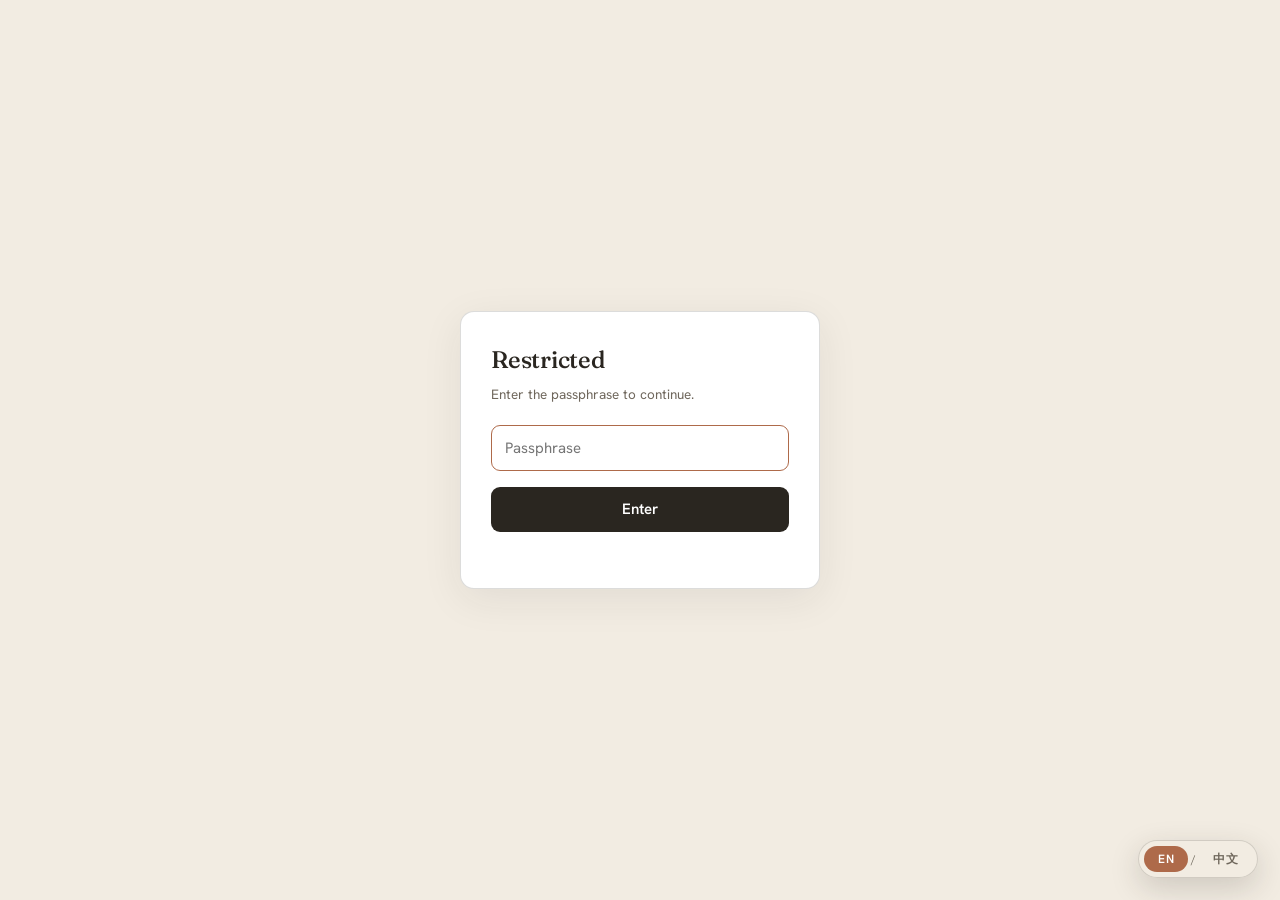
<file: jiadminjie123.html>
<!DOCTYPE html>
<html lang="en">
<head>
<meta charset="UTF-8">
<meta name="viewport" content="width=device-width, initial-scale=1">
<meta name="robots" content="noindex,nofollow">
<title>·</title>
<link rel="preconnect" href="https://fonts.googleapis.com">
<link rel="preconnect" href="https://fonts.gstatic.com" crossorigin>
<link href="https://fonts.googleapis.com/css2?family=Fraunces:opsz,wght@9..144,400;9..144,500&family=Hanken+Grotesk:wght@400;500;600&display=swap" rel="stylesheet">
<style>
  :root{ --paper:#F2ECE2; --ink:#2A2620; --clay:#AE6A4A; --line:rgba(42,38,32,.16); --muted:#6f675c; }
  *{box-sizing:border-box}
  body{margin:0;background:var(--paper);color:var(--ink);font-family:'Hanken Grotesk',system-ui,sans-serif;font-size:15px;line-height:1.5}
  h1,h2,h3{font-family:'Fraunces',Georgia,serif;font-weight:500;letter-spacing:-.01em;margin:0}
  a{color:var(--clay)}
  .wrap{max-width:760px;margin:0 auto;padding:28px 20px 80px}
  .idx{color:var(--clay);font-size:12px;letter-spacing:.18em;text-transform:uppercase;font-weight:600}

  /* gate */
  .gate{min-height:100vh;display:flex;align-items:center;justify-content:center;padding:20px}
  .card{background:#fff;border:1px solid var(--line);border-radius:14px;padding:30px;width:100%;max-width:360px;box-shadow:0 10px 40px rgba(42,38,32,.08)}
  .card h1{font-size:24px;margin-bottom:6px}
  .card p.sub{color:var(--muted);font-size:13.5px;margin:0 0 20px}

  label{display:block;font-size:12.5px;font-weight:600;letter-spacing:.04em;text-transform:uppercase;color:var(--muted);margin:0 0 6px}
  input[type=text],input[type=password],select,textarea{width:100%;padding:11px 13px;border:1px solid var(--line);border-radius:9px;background:#fff;color:var(--ink);font:inherit}
  input:focus,select:focus{outline:none;border-color:var(--clay)}
  .field{margin-bottom:16px}
  .row2{display:grid;grid-template-columns:1fr 1fr;gap:14px}
  .btn{appearance:none;border:none;background:var(--ink);color:#fff;padding:11px 18px;border-radius:9px;font:inherit;font-weight:600;cursor:pointer}
  .btn:hover{background:#000}
  .btn:disabled{opacity:.5;cursor:default}
  .btn--clay{background:var(--clay)}
  .btn--ghost{background:transparent;color:var(--ink);border:1px solid var(--line)}
  .btn--sm{padding:7px 12px;font-size:13px;border-radius:7px}
  .err{color:#a13b2a;font-size:13.5px;min-height:1.2em;margin:10px 0 0}
  .ok{color:#4a7c3f}

  header.top{display:flex;align-items:baseline;justify-content:space-between;gap:14px;border-bottom:1px solid var(--line);padding-bottom:16px;margin-bottom:22px}
  header.top h1{font-size:22px}
  .token-badge{font-size:12px;color:var(--muted)}
  .token-badge button{background:none;border:none;color:var(--clay);cursor:pointer;font:inherit;padding:0;margin-left:8px;text-decoration:underline}

  .tabs{display:flex;gap:6px;margin-bottom:22px}
  .tab{appearance:none;border:1px solid var(--line);background:#fff;padding:9px 16px;border-radius:999px;font:inherit;font-weight:600;cursor:pointer;color:var(--ink)}
  .tab.on{background:var(--ink);color:#fff;border-color:var(--ink)}

  .note-ok{display:flex;align-items:center;gap:9px;background:rgba(74,124,63,.12);border:1px solid rgba(74,124,63,.4);color:#3f6e35;padding:13px 16px;border-radius:10px;font-weight:600;margin-bottom:22px}

  .preview{margin-top:10px}
  .preview canvas{max-width:140px;height:auto;border:1px solid var(--line);border-radius:9px;display:block}
  .status{font-size:14px;margin-top:16px;min-height:1.3em}

  .toolbar{display:flex;align-items:center;gap:12px;margin-bottom:14px}
  .toolbar input{flex:1}
  .list-count{font-size:13px;color:var(--muted);white-space:nowrap}
  .prow{display:flex;align-items:center;gap:14px;padding:10px;border:1px solid var(--line);border-radius:11px;background:#fff;margin-bottom:9px}
  .prow.is-hidden{opacity:.55}
  .pthumb{width:54px;height:54px;object-fit:cover;border-radius:7px;background:var(--paper);flex:none}
  .pmeta{flex:1;min-width:0}
  .pn{font-weight:600}
  .pc{font-size:12.5px;color:var(--muted)}
  .badge{font-size:11px;font-weight:700;letter-spacing:.06em;text-transform:uppercase;color:#a13b2a;background:rgba(161,59,42,.1);padding:3px 8px;border-radius:999px}
  .rowbtn{appearance:none;border:1px solid var(--line);background:#fff;border-radius:8px;padding:8px 13px;font:inherit;font-weight:600;cursor:pointer;flex:none}
  .rowbtn.del{color:#a13b2a;border-color:rgba(161,59,42,.4)}
  .rowbtn.restore{color:#4a7c3f;border-color:rgba(74,124,63,.4)}
  .rowbtn:hover{background:var(--paper)}
  .del-head{font-size:15px;margin:28px 0 12px;padding-top:22px;border-top:1px solid var(--line);display:flex;align-items:center;gap:8px}
  .del-count{font-size:12px;color:var(--muted);font-weight:400;font-family:'Hanken Grotesk',sans-serif}

  /* language switcher (matches the rest of the site) */
  .lang-switch{position:fixed;right:22px;bottom:22px;z-index:150;display:flex;align-items:center;gap:3px;background:rgba(242,236,226,.94);backdrop-filter:blur(10px);border:1px solid var(--line);border-radius:40px;padding:5px;box-shadow:0 10px 30px rgba(42,38,32,.18)}
  .lang-switch button{appearance:none;border:none;background:none;cursor:pointer;font:inherit;font-size:12px;font-weight:600;letter-spacing:.04em;padding:7px 14px;border-radius:30px;color:var(--muted);line-height:1}
  .lang-switch button:hover{color:var(--ink)}
  .lang-switch button.on{background:var(--clay);color:#fff}
  .lang-switch .sep{color:var(--muted);font-size:11px}

  /* Chinese font fallbacks (styles.css isn't loaded here) */
  html[lang="zh"] body,html[lang="zh"] input,html[lang="zh"] button,html[lang="zh"] select{font-family:'Hanken Grotesk',"PingFang SC","Microsoft YaHei","Noto Sans CJK SC",system-ui,sans-serif}
  html[lang="zh"] h1,html[lang="zh"] h2,html[lang="zh"] h3{font-family:'Fraunces',"Songti SC","Noto Serif CJK SC",Georgia,serif}
</style>
</head>
<body>

<!-- GATE -->
<div class="gate" id="gate">
  <form class="card" id="gate-form" autocomplete="off">
    <h1 data-i18n>Restricted</h1>
    <p class="sub" data-i18n>Enter the passphrase to continue.</p>
    <div class="field">
      <input type="password" id="pass" placeholder="Passphrase" autocomplete="off" autofocus>
    </div>
    <button class="btn" type="submit" style="width:100%" data-i18n>Enter</button>
    <p class="err" id="gate-err"></p>
  </form>
</div>

<!-- APP -->
<div class="wrap" id="app" hidden>
  <div class="note-ok" id="unlock-note" hidden data-i18n>✓ Passphrase accepted — welcome in.</div>
  <header class="top">
    <h1 data-i18n>Catalogue admin</h1>
    <span class="token-badge" id="token-badge"></span>
  </header>

  <!-- TOKEN SETUP -->
  <section id="token-setup" hidden>
    <form id="token-form" autocomplete="off">
      <div class="field">
        <label for="token-input" data-i18n>GitHub token</label>
        <input type="password" id="token-input" placeholder="github_pat_…" autocomplete="off">
      </div>
      <button class="btn" type="submit" data-i18n>Save token</button>
      <p class="status err" id="token-status"></p>
    </form>
  </section>

  <!-- TOOLS -->
  <section id="tools" hidden>
    <div class="tabs">
      <button class="tab on" id="tab-btn-add" type="button" data-i18n>Add product</button>
      <button class="tab" id="tab-btn-manage" type="button" data-i18n>Manage / delete</button>
    </div>

    <!-- ADD -->
    <section id="tab-add">
      <form id="add-form" autocomplete="off">
        <div class="field">
          <label for="f-photo" data-i18n>Product photo</label>
          <input type="file" id="f-photo" accept="image/*">
          <div class="preview" id="preview"></div>
        </div>
        <div class="field">
          <label for="f-name"><span data-i18n>Name</span> <span style="color:var(--clay)">*</span></label>
          <input type="text" id="f-name" placeholder="e.g. Oak · Versailles">
        </div>
        <div class="row2">
          <div class="field">
            <label for="f-collection" data-i18n>Collection</label>
            <select id="f-collection"></select>
          </div>
          <div class="field">
            <label for="f-code" data-i18n>Reference code</label>
            <input type="text" id="f-code" placeholder="auto if blank">
          </div>
        </div>
        <div class="row2">
          <div class="field">
            <label for="f-family" data-i18n>Pattern family</label>
            <input type="text" id="f-family" list="dl-family" placeholder="e.g. Versailles">
            <datalist id="dl-family"></datalist>
          </div>
          <div class="field">
            <label for="f-species" data-i18n>Wood species</label>
            <input type="text" id="f-species" list="dl-species" placeholder="e.g. Oak (blank ok)">
            <datalist id="dl-species"></datalist>
          </div>
        </div>
        <div class="row2">
          <div class="field">
            <label for="f-size" data-i18n>Size (optional)</label>
            <input type="text" id="f-size" placeholder="e.g. 600×125×14.5/1.2mm">
          </div>
          <div class="field">
            <label for="f-namezh" data-i18n>中文名 (optional)</label>
            <input type="text" id="f-namezh" placeholder="e.g. 橡木·凡尔赛">
          </div>
        </div>
        <button class="btn btn--clay" type="submit" id="add-submit" data-i18n>Publish product</button>
        <p class="status" id="add-status"></p>
      </form>
    </section>

    <!-- MANAGE -->
    <section id="tab-manage" hidden>
      <div class="toolbar">
        <input type="text" id="search" placeholder="Search name, code, species…">
        <span class="list-count" id="list-count"></span>
      </div>
      <div id="prod-list"></div>
      <div id="deleted-wrap" hidden>
        <h3 class="del-head"><span data-i18n>Deleted entries</span> <span class="del-count" id="deleted-count"></span></h3>
        <div id="deleted-list"></div>
      </div>
      <p class="status" id="manage-status"></p>
    </section>
  </section>
</div>

<script src="assets/js/products.js"></script>
<script src="assets/js/products-online.js"></script>
<script>window.__GEN_PRODUCTS = (window.PRODUCTS || []).slice();</script>
<script src="assets/js/products-admin.js"></script>
<script src="assets/js/i18n.js"></script>
<script src="assets/js/jiadminjie123.js"></script>
</body>
</html>
</file>
<file: assets/css/styles.css>
/* =========================================================
   Jijie Floor — Warm Minimal, editorial bones
   Fraunces (display) + Hanken Grotesk (text), clay accent
   ========================================================= */

:root{
  --paper:#F2ECE2;
  --paper-2:#ECE4D7;
  --paper-3:#E6DDCC;
  --ink:#2A2620;
  --ink-soft:#6A6458;
  --ink-faint:#A99C8A;
  --clay:#AE6A4A;
  --clay-deep:#8F5236;
  --espresso:#211E19;
  --line:rgba(42,38,32,.14);
  --line-soft:rgba(42,38,32,.08);

  --serif:'Fraunces',Georgia,serif;
  --sans:'Hanken Grotesk',system-ui,sans-serif;

  --gutter:clamp(20px,5vw,72px);
  --maxw:1280px;
  --ease:cubic-bezier(.22,.61,.36,1);
}

*,*::before,*::after{box-sizing:border-box;margin:0;padding:0}
html{-webkit-text-size-adjust:100%;scroll-behavior:smooth}
body{
  font-family:var(--sans);
  font-weight:400;
  color:var(--ink);
  background:var(--paper);
  line-height:1.6;
  -webkit-font-smoothing:antialiased;
  text-rendering:optimizeLegibility;
  overflow-x:hidden;
}
/* subtle paper grain */
body::before{
  content:"";position:fixed;inset:0;z-index:9999;pointer-events:none;opacity:.035;
  background-image:url("data:image/svg+xml,%3Csvg xmlns='http://www.w3.org/2000/svg' width='160' height='160'%3E%3Cfilter id='n'%3E%3CfeTurbulence type='fractalNoise' baseFrequency='.9' numOctaves='2' stitchTiles='stitch'/%3E%3C/filter%3E%3Crect width='100%25' height='100%25' filter='url(%23n)'/%3E%3C/svg%3E");
  mix-blend-mode:multiply;
}
img{display:block;max-width:100%}
a{color:inherit;text-decoration:none}
button{font:inherit;color:inherit;background:none;border:none;cursor:pointer}

/* ---------- Layout helpers ---------- */
.container{max-width:var(--maxw);margin:0 auto;padding-inline:var(--gutter)}
.section{padding-block:clamp(56px,9vw,128px)}
.section--line{border-top:1px solid var(--line)}
.lede{max-width:46ch}

.eyebrow{
  font-size:11px;font-weight:600;letter-spacing:.24em;text-transform:uppercase;
  color:var(--ink-soft);display:flex;align-items:center;gap:14px;
}
.eyebrow .idx{color:var(--clay)}
.eyebrow::after{content:"";flex:1;height:1px;background:var(--line);max-width:120px}
.section-head{display:flex;flex-wrap:wrap;justify-content:space-between;align-items:flex-end;gap:24px;margin-bottom:clamp(28px,4vw,56px)}
.section-head .title{margin-top:18px}

/* ---------- Type ---------- */
.title,h1,h2,h3{font-family:var(--serif);font-weight:300;line-height:1.02;letter-spacing:-.01em}
.d1{font-size:clamp(44px,8vw,104px)}
.d2{font-size:clamp(34px,5.2vw,68px)}
.d3{font-size:clamp(26px,3.4vw,40px)}
.title em,h1 em,h2 em{font-style:italic;font-weight:300}
.muted{color:var(--ink-soft)}
.serif{font-family:var(--serif)}
p.big{font-size:clamp(17px,1.5vw,20px);color:var(--ink-soft);line-height:1.65}

/* ---------- Buttons ---------- */
.btn{
  display:inline-flex;align-items:center;gap:10px;
  font-size:13px;font-weight:600;letter-spacing:.04em;
  padding:14px 26px;border-radius:2px;transition:.35s var(--ease);
  background:var(--clay);color:#fff;
}
.btn:hover{background:var(--clay-deep)}
.btn .arr{transition:transform .35s var(--ease)}
.btn:hover .arr{transform:translateX(4px)}
.btn--ghost{background:transparent;color:var(--ink);box-shadow:inset 0 0 0 1px var(--line)}
.btn--ghost:hover{background:var(--ink);color:var(--paper);box-shadow:none}
.btn--light{background:rgba(255,255,255,.12);backdrop-filter:blur(6px);color:#fff;box-shadow:inset 0 0 0 1px rgba(255,255,255,.4)}
.btn--light:hover{background:#fff;color:var(--ink)}
.link-arrow{font-weight:600;font-size:13px;letter-spacing:.04em;display:inline-flex;gap:8px;align-items:center;color:var(--ink);border-bottom:1px solid var(--clay);padding-bottom:3px;transition:.3s}
.link-arrow .arr{color:var(--clay);transition:transform .3s var(--ease)}
.link-arrow:hover .arr{transform:translateX(4px)}

/* ---------- Header ---------- */
.site-head{
  position:absolute;top:0;left:0;right:0;z-index:50;
  display:flex;align-items:center;justify-content:space-between;
  padding:26px var(--gutter);
}
.site-head .wordmark{font-family:var(--serif);font-size:23px;font-weight:400;letter-spacing:.01em}
.site-head .wordmark b{font-style:italic;font-weight:400}
.nav{display:flex;gap:34px;align-items:center}
.nav a{font-size:13px;font-weight:500;letter-spacing:.04em;position:relative;padding:4px 0;color:inherit}
.nav a::after{content:"";position:absolute;left:0;right:100%;bottom:0;height:1px;background:currentColor;transition:right .35s var(--ease)}
.nav a:hover::after,.nav a.active::after{right:0}
.nav-toggle{display:none;width:30px;height:18px;position:relative}
.nav-toggle span{position:absolute;left:0;right:0;height:1.5px;background:currentColor;transition:.3s}
.nav-toggle span:nth-child(1){top:0}
.nav-toggle span:nth-child(2){top:8px}
.nav-toggle span:nth-child(3){top:16px}

/* over-hero (home) = light text */
.site-head.over-hero{color:#F7F2E9}
.site-head.over-hero .nav a{color:#F7F2E9}
/* solid (inner pages) */
.site-head.solid{position:sticky;background:rgba(242,236,226,.86);backdrop-filter:blur(10px);border-bottom:1px solid var(--line);color:var(--ink)}

body.menu-open{overflow:hidden}

/* ---------- Hero ---------- */
.hero{position:relative;min-height:100svh;display:flex;align-items:flex-end;color:#F7F2E9;overflow:hidden}
.hero__bg{position:absolute;inset:0;background-size:cover;background-position:center;transform:scale(1.06);animation:heroZoom 14s var(--ease) forwards}
@keyframes heroZoom{to{transform:scale(1)}}
.hero::after{content:"";position:absolute;inset:0;background:
  linear-gradient(180deg,rgba(20,16,12,.42) 0%,rgba(20,16,12,0) 26%),
  linear-gradient(0deg,rgba(20,16,12,.72) 0%,rgba(20,16,12,.06) 52%)}
.hero__inner{position:relative;z-index:2;width:100%;max-width:var(--maxw);margin:0 auto;padding:0 var(--gutter) clamp(56px,8vw,96px)}
.hero .eyebrow{color:rgba(247,242,233,.85)}
.hero .eyebrow::after{background:rgba(247,242,233,.3)}
.hero .eyebrow .idx{color:#E8B48F}
.hero h1{margin:22px 0 26px;max-width:14ch;color:#FBF7EF}
.hero__actions{display:flex;gap:16px;flex-wrap:wrap}
.hero__meta{position:absolute;right:var(--gutter);bottom:clamp(56px,8vw,96px);text-align:right;font-size:11px;letter-spacing:.18em;text-transform:uppercase;color:rgba(247,242,233,.7);writing-mode:vertical-rl;transform:rotate(180deg)}
@media(max-width:760px){
  .hero__meta{display:none}
  /* mobile-only hero image, shown in full (contain) on a dark frame; desktop keeps the inline cover bg */
  .hero{background:#211e19}
  .hero__bg{
    background-image:url('../img/hero-mobile.jpg')!important;
    background-size:contain;background-position:center;background-repeat:no-repeat;
  }
  .hero::after{background:linear-gradient(0deg,rgba(20,16,12,.82) 0%,rgba(20,16,12,.45) 16%,rgba(20,16,12,0) 42%)}
}

/* ---------- Collection tiles ---------- */
.tiles{display:grid;grid-template-columns:repeat(3,1fr);gap:clamp(14px,2vw,26px)}
.tile{position:relative;display:block;overflow:hidden;border-radius:3px;aspect-ratio:4/3;color:#fff;isolation:isolate}
.tile img{position:absolute;inset:0;width:100%;height:100%;object-fit:cover;transition:transform 1s var(--ease)}
.tile::after{content:"";position:absolute;inset:0;background:linear-gradient(0deg,rgba(20,16,12,.66),rgba(20,16,12,.05) 60%);z-index:1}
.tile:hover img{transform:scale(1.05)}
.tile__body{position:absolute;z-index:2;left:0;bottom:0;padding:clamp(20px,3vw,34px)}
.tile__body .k{font-size:11px;letter-spacing:.2em;text-transform:uppercase;opacity:.82}
.tile__body .t{font-family:var(--serif);font-weight:300;font-size:clamp(24px,2.6vw,34px);margin-top:8px;display:flex;align-items:center;gap:12px}
.tile__body .arr{transition:transform .4s var(--ease)}
.tile:hover .arr{transform:translateX(6px)}
@media(max-width:980px){.tiles{grid-template-columns:1fr 1fr}}
@media(max-width:680px){.tiles{grid-template-columns:1fr}}

/* ---------- Featured grid ---------- */
.fgrid{display:grid;grid-template-columns:repeat(4,1fr);gap:clamp(12px,1.6vw,20px)}
.fcard{display:block;position:relative}
.fcard__img{aspect-ratio:1;overflow:hidden;border-radius:3px;background:var(--paper-3)}
.fcard__img img{width:100%;height:100%;object-fit:cover;transition:transform .8s var(--ease)}
.fcard:hover .fcard__img img{transform:scale(1.06)}
.fcard__cap{display:flex;justify-content:space-between;align-items:baseline;margin-top:12px;gap:10px}
.fcard__cap .n{font-size:14px;font-weight:500}
.fcard__cap .c{font-size:12px;color:var(--ink-faint);font-family:var(--serif);font-style:italic}
@media(max-width:900px){.fgrid{grid-template-columns:repeat(2,1fr)}}

/* ---------- Species chips ---------- */
.chips{display:flex;flex-wrap:wrap;gap:12px}
.chip{
  font-size:13px;font-weight:500;letter-spacing:.02em;
  padding:10px 20px;border-radius:40px;box-shadow:inset 0 0 0 1px var(--line);
  color:var(--ink);transition:.3s var(--ease);background:transparent;
}
.chip:hover{background:var(--ink);color:var(--paper);box-shadow:none}
.chip.is-active{background:var(--clay);color:#fff;box-shadow:none}

/* ---------- Capabilities ---------- */
.caps{display:grid;grid-template-columns:repeat(4,1fr);gap:clamp(20px,3vw,44px)}
.cap{border-top:1px solid var(--ink);padding-top:18px}
.cap .no{font-family:var(--serif);font-style:italic;color:var(--clay);font-size:15px}
.cap h3{font-family:var(--sans);font-weight:600;font-size:16px;letter-spacing:.01em;margin:10px 0 8px;line-height:1.2}
.cap p{font-size:14px;color:var(--ink-soft);line-height:1.55}
@media(max-width:900px){.caps{grid-template-columns:1fr 1fr;gap:28px}}
@media(max-width:520px){.caps{grid-template-columns:1fr}}

/* ---------- Inquiry block ---------- */
.inquiry{background:var(--paper-2)}
.inq-grid{display:grid;grid-template-columns:1.3fr .7fr;gap:clamp(28px,5vw,72px);align-items:center}
.inq-contacts{display:flex;gap:14px;flex-wrap:wrap;margin-top:26px}
.contact-card{flex:1;min-width:180px;border:1px solid var(--line);border-radius:4px;padding:20px 22px;background:var(--paper);transition:.3s}
.contact-card:hover{border-color:var(--clay)}
.contact-card .k{font-size:11px;letter-spacing:.2em;text-transform:uppercase;color:var(--ink-faint)}
.contact-card .v{font-family:var(--serif);font-size:22px;margin-top:8px;word-break:break-word}
.qr-wrap{justify-self:end;text-align:center}
.qr-wrap img{width:200px;height:200px;border:10px solid #fff;box-shadow:0 18px 40px rgba(42,38,32,.14);border-radius:4px}
.qr-wrap .cap{font-size:11px;letter-spacing:.18em;text-transform:uppercase;color:var(--ink-soft);margin-top:16px}
.qr-fb{display:inline-flex;align-items:center;gap:7px;margin-top:14px;font-size:12px;font-weight:600;letter-spacing:.04em;color:var(--ink);border-bottom:1px solid var(--clay);padding-bottom:3px;transition:.3s var(--ease)}
.qr-fb:hover{color:var(--clay)}
@media(max-width:820px){.inq-grid{grid-template-columns:1fr}.qr-wrap{justify-self:start}}

/* ---------- Footer ---------- */
.foot{background:var(--espresso);color:#D9CFBE}
.foot__top{display:flex;flex-wrap:wrap;justify-content:space-between;gap:40px;padding-block:clamp(48px,7vw,84px)}
.foot__brand .wordmark{font-family:var(--serif);font-size:30px;color:#F2ECE2}
.foot__brand p{max-width:34ch;color:#A99C8A;margin-top:16px;font-size:14px}
.foot__cols{display:flex;gap:clamp(40px,7vw,96px)}
.foot__col h4{font-size:11px;letter-spacing:.2em;text-transform:uppercase;color:#86796A;margin-bottom:16px}
.foot__col a,.foot__col span{display:block;font-size:14px;color:#D9CFBE;padding:5px 0;transition:.25s}
.foot__col a:hover{color:#fff}
.foot__bar{border-top:1px solid rgba(255,255,255,.1);padding-block:22px;display:flex;justify-content:space-between;flex-wrap:wrap;gap:10px;font-size:12px;color:#86796A}

/* ---------- Page header (inner) ---------- */
.page-head{padding-block:clamp(48px,8vw,104px) clamp(28px,4vw,52px)}
.page-head h1{margin-top:18px}
.page-head .lede{margin-top:22px}

/* ---------- Collections page ---------- */
.coll{display:grid;grid-template-columns:1fr 1fr;gap:clamp(28px,5vw,72px);align-items:center;padding-block:clamp(40px,6vw,80px)}
.coll:nth-child(even) .coll__media{order:2}
.coll__media{position:relative;aspect-ratio:5/4;border-radius:3px;overflow:hidden;background:var(--paper-3)}
.coll__media img{width:100%;height:100%;object-fit:cover}
.coll__media .tagno{position:absolute;top:18px;left:18px;font-family:var(--serif);font-style:italic;font-size:60px;color:rgba(255,255,255,.9);line-height:1}
.coll__body .families{display:flex;flex-wrap:wrap;gap:8px;margin:22px 0 28px}
.coll__body .families span{font-size:12px;color:var(--ink-soft);padding:6px 14px;box-shadow:inset 0 0 0 1px var(--line);border-radius:40px}
@media(max-width:820px){.coll{grid-template-columns:1fr;gap:24px}.coll:nth-child(even) .coll__media{order:0}}

/* ---------- Catalogue ---------- */
.filters{position:sticky;top:0;z-index:30;background:rgba(242,236,226,.92);backdrop-filter:blur(10px);border-bottom:1px solid var(--line);padding-block:18px}
.filter-row{display:flex;gap:10px;align-items:center;flex-wrap:wrap;padding-block:6px}
.filter-row .leg{font-size:11px;letter-spacing:.18em;text-transform:uppercase;color:var(--ink-faint);width:74px;flex:none}
.fbtn{font-size:12.5px;font-weight:500;padding:7px 15px;border-radius:40px;box-shadow:inset 0 0 0 1px var(--line);color:var(--ink-soft);transition:.25s var(--ease);white-space:nowrap}
.fbtn:hover{color:var(--ink);box-shadow:inset 0 0 0 1px var(--ink)}
.fbtn.is-active{background:var(--ink);color:var(--paper);box-shadow:none}
.fbtn.is-active[data-group="collection"]{background:var(--clay)}
.cat-meta{display:flex;justify-content:space-between;align-items:center;gap:16px;flex-wrap:wrap;padding-block:26px 22px}
.cat-meta .count{font-size:13px;color:var(--ink-soft)}
.cat-meta .count b{color:var(--ink);font-weight:600}
.clearbtn{font-size:12px;letter-spacing:.04em;color:var(--clay);border-bottom:1px solid transparent}
.clearbtn:hover{border-color:var(--clay)}

.catgrid{display:grid;grid-template-columns:repeat(4,1fr);gap:clamp(12px,1.6vw,22px);padding-bottom:clamp(56px,8vw,110px)}
@media(max-width:980px){.catgrid{grid-template-columns:repeat(3,1fr)}}
@media(max-width:680px){.catgrid{grid-template-columns:repeat(2,1fr)}}
.pcard{display:block;text-align:left;width:100%}
.pcard__img{position:relative;aspect-ratio:1;overflow:hidden;border-radius:3px;background:var(--paper-3)}
.pcard__img img{width:100%;height:100%;object-fit:cover;transition:transform .8s var(--ease)}
.pcard:hover .pcard__img img{transform:scale(1.07)}
.pcard__img::after{content:"View";position:absolute;inset:0;display:flex;align-items:center;justify-content:center;
  background:rgba(33,30,25,.34);color:#fff;font-size:12px;letter-spacing:.18em;text-transform:uppercase;
  opacity:0;transition:.35s var(--ease)}
.pcard:hover .pcard__img::after{opacity:1}
.pcard__cap{display:flex;justify-content:space-between;align-items:baseline;margin-top:12px;gap:8px}
.pcard__cap .n{font-size:13.5px;font-weight:500}
.pcard__cap .c{font-size:12px;color:var(--ink-faint);font-family:var(--serif);font-style:italic}
.pcard__sp{font-size:11px;color:var(--ink-faint);letter-spacing:.12em;text-transform:uppercase;margin-top:3px}
.no-results{padding:60px 0;text-align:center;color:var(--ink-soft)}

/* ---------- Lightbox ---------- */
.lb{position:fixed;inset:0;z-index:200;display:none;align-items:center;justify-content:center;padding:clamp(16px,4vw,52px)}
.lb.open{display:flex}
.lb__scrim{position:absolute;inset:0;background:rgba(24,20,16,.78);backdrop-filter:blur(4px);animation:fade .4s var(--ease)}
@keyframes fade{from{opacity:0}}
.lb__panel{position:relative;z-index:2;display:grid;grid-template-columns:1.1fr .9fr;max-width:1040px;width:100%;max-height:88vh;
  background:var(--paper);border-radius:4px;overflow:hidden;box-shadow:0 40px 100px rgba(0,0,0,.5);animation:pop .5s var(--ease)}
@keyframes pop{from{opacity:0;transform:translateY(16px) scale(.98)}}
.lb__img{background:var(--paper-3)}
.lb__img img{width:100%;height:100%;object-fit:cover;min-height:340px;max-height:88vh}
.lb__info{padding:clamp(26px,3.4vw,48px);display:flex;flex-direction:column}
.lb__info .eyebrow{margin-bottom:auto}
.lb__info h2{margin:18px 0 6px}
.lb__code{font-family:var(--serif);font-style:italic;color:var(--clay);font-size:18px}
.lb__specs{margin:26px 0;border-top:1px solid var(--line)}
.lb__specs div{display:flex;justify-content:space-between;padding:13px 0;border-bottom:1px solid var(--line);font-size:14px}
.lb__specs .k{color:var(--ink-soft)}
.lb__specs .v{font-weight:500}
.lb__cta{display:flex;gap:12px;flex-wrap:wrap}
.lb__close{position:absolute;top:14px;right:14px;z-index:5;width:42px;height:42px;border-radius:50%;
  background:rgba(255,255,255,.9);display:flex;align-items:center;justify-content:center;font-size:20px;transition:.25s;box-shadow:0 4px 14px rgba(0,0,0,.18)}
.lb__close:hover{background:#fff;transform:rotate(90deg)}
.lb__nav{position:absolute;z-index:5;top:50%;transform:translateY(-50%);width:46px;height:46px;border-radius:50%;
  background:rgba(255,255,255,.85);display:flex;align-items:center;justify-content:center;font-size:18px;transition:.25s}
.lb__nav:hover{background:#fff}
.lb__nav.prev{left:-23px}.lb__nav.next{right:-23px}
@media(max-width:820px){
  .lb__panel{grid-template-columns:1fr;max-height:90vh;overflow-y:auto}
  .lb__img img{max-height:46vh}
  .lb__nav.prev{left:8px}.lb__nav.next{right:8px}
}

/* ---------- Reveal animation ---------- */
.reveal{opacity:0;transform:translateY(26px);transition:opacity .9s var(--ease),transform .9s var(--ease)}
.reveal.in{opacity:1;transform:none}
.stagger>*{opacity:0;transform:translateY(20px);animation:rise .8s var(--ease) forwards}
.stagger>*:nth-child(1){animation-delay:.05s}
.stagger>*:nth-child(2){animation-delay:.15s}
.stagger>*:nth-child(3){animation-delay:.25s}
.stagger>*:nth-child(4){animation-delay:.35s}
@keyframes rise{to{opacity:1;transform:none}}
@media(prefers-reduced-motion:reduce){
  *{animation:none!important;transition:none!important}
  .reveal{opacity:1;transform:none}
}

/* ---------- Language switcher (floating, sticky) ---------- */
.lang-switch{
  position:fixed;right:22px;bottom:22px;z-index:150;display:flex;align-items:center;gap:3px;
  background:rgba(242,236,226,.94);backdrop-filter:blur(10px);
  border:1px solid var(--line);border-radius:40px;padding:5px;
  box-shadow:0 10px 30px rgba(42,38,32,.18);
}
.lang-switch button{
  font-family:var(--sans);font-size:12px;font-weight:600;letter-spacing:.04em;
  padding:7px 14px;border-radius:30px;color:var(--ink-soft);transition:.25s var(--ease);line-height:1;
}
.lang-switch button:hover{color:var(--ink)}
.lang-switch button.on{background:var(--clay);color:#fff}
.lang-switch .sep{color:var(--ink-faint);font-size:11px}
@media(max-width:600px){.lang-switch{right:14px;bottom:14px}.lang-switch button{padding:6px 11px}}

/* ---------- Chinese typography fallbacks ---------- */
html[lang="zh"] body{font-family:"PingFang SC","Hiragino Sans GB","Microsoft YaHei","Noto Sans SC",sans-serif}
html[lang="zh"] .title,html[lang="zh"] h1,html[lang="zh"] h2,html[lang="zh"] h3,html[lang="zh"] .ser,html[lang="zh"] .serif{
  font-family:"Songti SC","Noto Serif SC","Source Han Serif SC","STSong","Microsoft YaHei",serif;font-style:normal;
}
html[lang="zh"] .pcard__img::after{content:"查看"}

/* ---------- Mobile nav ---------- */
@media(max-width:840px){
  .nav-toggle{display:block}
  .nav{
    position:fixed;inset:0;z-index:60;flex-direction:column;justify-content:center;gap:30px;
    background:var(--paper);color:var(--ink);transform:translateX(100%);transition:transform .5s var(--ease);
  }
  .nav a{font-size:24px;font-family:var(--serif);font-weight:300;color:var(--ink)}
  .nav a::after{display:none}
  body.menu-open .nav{transform:none}
  .site-head.over-hero .nav a{color:var(--ink)}
}
</file>
